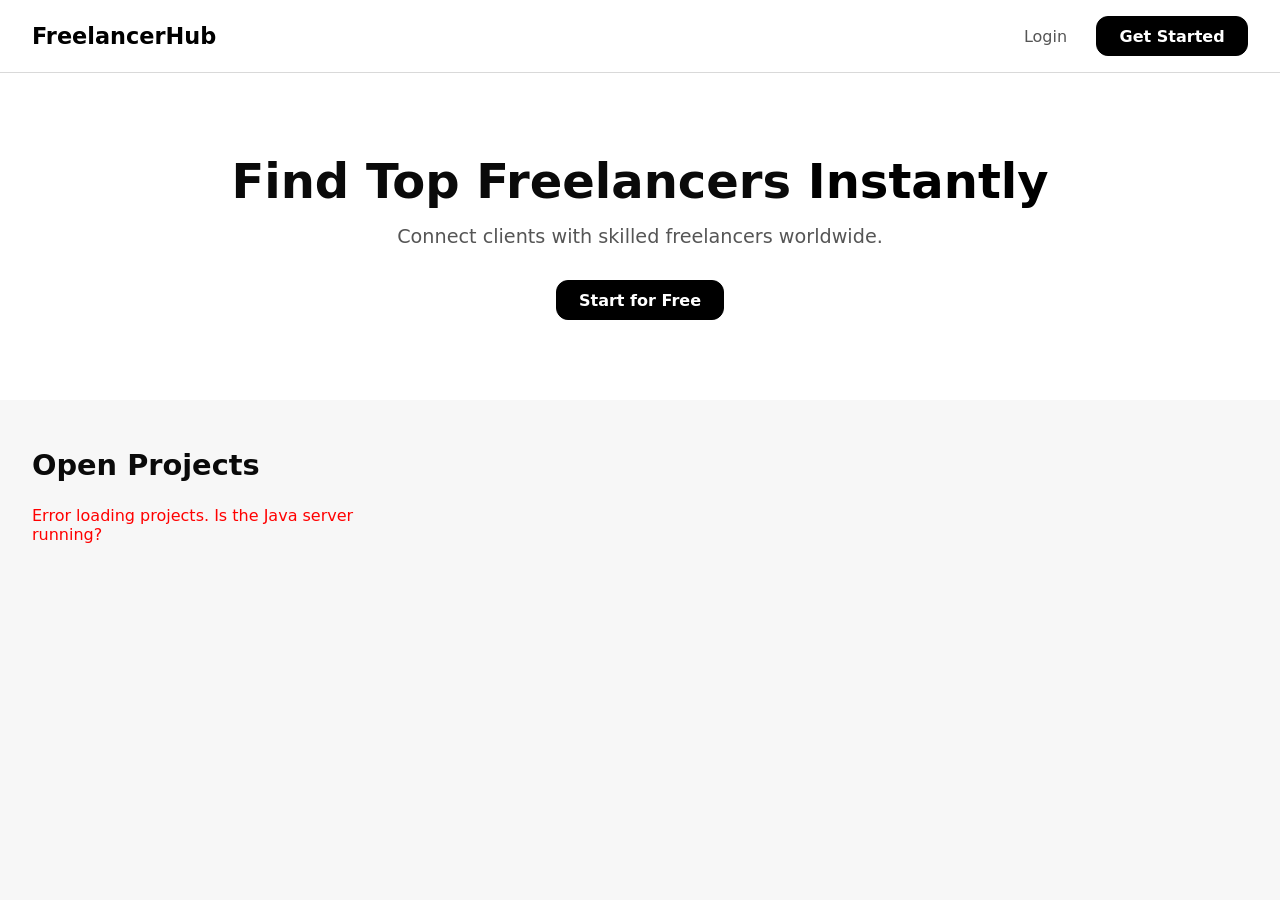
<file: index.html>
<!DOCTYPE html>
<html lang="en">
<head>
    <meta charset="UTF-8">
    <meta name="viewport" content="width=device-width, initial-scale=1.0">
    <title>FreelancerHub</title>
    <link rel="stylesheet" href="styles.css">
</head>
<body>
    <nav class="navbar">
        <div class="logo">FreelancerHub</div>
        <div class="nav-links">
            <a href="login.html">Login</a>
            <a href="register.html" class="btn-primary">Get Started</a>
        </div>
    </nav>

    <main class="hero">
        <h1>Find Top Freelancers <span>Instantly</span></h1>
        <p>Connect clients with skilled freelancers worldwide.</p>
        <a href="register.html" class="btn-primary">Start for Free</a>
    </main>

    <!-- Project listings loaded from Java API -->
    <section class="projects-section">
        <h2>Open Projects</h2>
        <div id="projects-list" class="projects-grid">
            <p>Loading projects...</p>
        </div>
    </section>

    <script src="js/api.js"></script>
    <script src="js/index.js"></script>
</body>
</html>
</file>
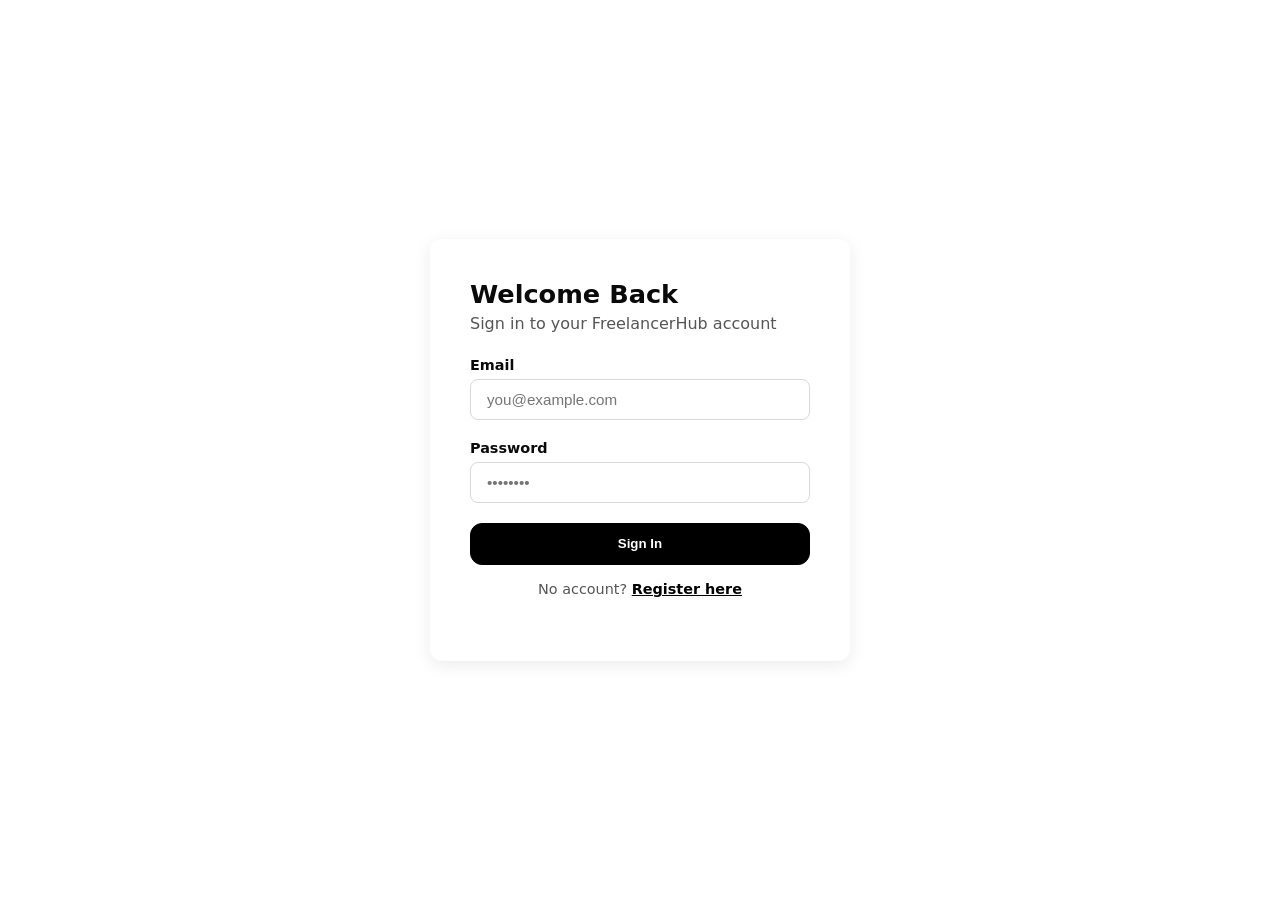
<file: bid.html>
<!DOCTYPE html>
<html lang="en">
<head>
    <meta charset="UTF-8">
    <title>Place a Bid — FreelancerHub</title>
    <link rel="stylesheet" href="styles.css">
</head>
<body>
    <nav class="navbar">
        <div class="logo">FreelancerHub</div>
        <div class="nav-links">
            <span id="welcome-msg"></span>
            <a href="freelancer-dashboard.html">Back to Projects</a>
            <a href="#" onclick="logoutUser()" style="color:red">Logout</a>
        </div>
    </nav>

    <div style="padding: 2rem; max-width: 900px; margin: 0 auto;">
        <h1>Place Your Bid</h1>
        
        <!-- Project Details Section -->
        <div id="project-details" 
             style="background:white; padding:2rem; border-radius:12px; border:1px solid var(--border); margin-top:2rem; margin-bottom:2rem;">
            <div id="project-loading" style="text-align:center;">
                <p>Loading project details...</p>
            </div>
        </div>

        <!-- Bid Form Section -->
        <div style="background:white; padding:2rem; border-radius:12px; border:1px solid var(--border); max-width:600px;">
            <h2 style="margin-bottom:1.5rem">Submit Your Bid</h2>

            <div id="form-error" class="error-msg" style="display:none"></div>
            <div id="form-success" class="success-msg" style="display:none"></div>

            <div class="form-group">
                <label>Your Bid Amount (USD)</label>
                <input type="number" id="bid-amount" placeholder="e.g. 450" min="1">
            </div>
            <div class="form-group">
                <label>Your Proposal</label>
                <textarea id="bid-proposal" rows="5" 
                          style="width:100%;padding:0.7rem 1rem;border:1px solid var(--border);
                                 border-radius:8px;font-size:0.95rem;"
                          placeholder="Why are you the best person for this job? What's your experience?"></textarea>
            </div>
            <button class="btn-primary" onclick="submitBid()" style="width:100%;padding:0.8rem;">Submit Bid</button>
        </div>
    </div>

    <script src="js/api.js"></script>
    <script>
        let projectId = null;
        let projectData = null;

        // Check authentication
        if (!localStorage.getItem('token') || localStorage.getItem('role') !== 'freelancer') {
            window.location.href = 'login.html';
        }

        // Show welcome message
        document.getElementById('welcome-msg').textContent =
            'Hello, ' + localStorage.getItem('userName');

        // Get project ID from URL query parameter
        function getProjectIdFromURL() {
            const params = new URLSearchParams(window.location.search);
            return params.get('id');
        }

        // Load project details on page load
        async function loadProjectDetails() {
            projectId = getProjectIdFromURL();
            
            if (!projectId) {
                document.getElementById('project-details').innerHTML = 
                    '<p style="color:red">Error: Project ID not found. Please select a project from the dashboard.</p>';
                return;
            }

            try {
                const projects = await fetchProjects();
                projectData = projects.find(p => p.projectId == projectId);

                if (!projectData) {
                    document.getElementById('project-details').innerHTML = 
                        '<p style="color:red">Project not found.</p>';
                    return;
                }

                // Display project details
                document.getElementById('project-details').innerHTML = `
                    <div style="border-left:4px solid var(--primary); padding-left:1.5rem;">
                        <h3 style="font-size:1.4rem; margin-bottom:0.5rem;">${projectData.title}</h3>
                        <p style="color:var(--muted); font-size:0.95rem; margin-bottom:1rem;">${projectData.description}</p>
                        <div style="display:flex; gap:2rem; margin-top:1rem;">
                            <div>
                                <span style="color:var(--muted); font-size:0.85rem;">Budget</span>
                                <p style="font-size:1.2rem; font-weight:700; color:var(--primary);">$${projectData.budget}</p>
                            </div>
                            <div>
                                <span style="color:var(--muted); font-size:0.85rem;">Deadline</span>
                                <p style="font-size:1.2rem; font-weight:700;">${projectData.deadline}</p>
                            </div>
                            <div>
                                <span style="color:var(--muted); font-size:0.85rem;">Status</span>
                                <p style="font-size:1.2rem; font-weight:700; color:var(--success);">${projectData.status || 'Open'}</p>
                            </div>
                        </div>
                    </div>
                `;
            } catch (err) {
                console.error('Failed to load project:', err);
                document.getElementById('project-details').innerHTML = 
                    '<p style="color:red">Error loading project. Is the Java server running?</p>';
            }
        }

        // Submit bid
        async function submitBid() {
            const amount   = document.getElementById('bid-amount').value.trim();
            const proposal = document.getElementById('bid-proposal').value.trim();
            const errDiv   = document.getElementById('form-error');
            const okDiv    = document.getElementById('form-success');

            errDiv.style.display = 'none';
            okDiv.style.display  = 'none';

            if (!amount || !proposal) {
                errDiv.textContent = 'Please fill in both fields.';
                errDiv.style.display = 'block';
                return;
            }

            if (parseFloat(amount) <= 0) {
                errDiv.textContent = 'Bid amount must be greater than 0.';
                errDiv.style.display = 'block';
                return;
            }

            try {
                const result = await placeBid(projectId, amount, proposal);
                
                if (result.error) {
                    errDiv.textContent = result.error;
                    errDiv.style.display = 'block';
                } else {
                    okDiv.textContent = 'Bid submitted successfully! Redirecting...';
                    okDiv.style.display = 'block';
                    setTimeout(() => {
                        window.location.href = 'freelancer-dashboard.html';
                    }, 2000);
                }
            } catch (err) {
                console.error('Error:', err);
                errDiv.textContent = 'Error submitting bid. Is the Java server running?';
                errDiv.style.display = 'block';
            }
        }

        // Load project when page loads
        loadProjectDetails();
    </script>
</body>
</html>
</file>
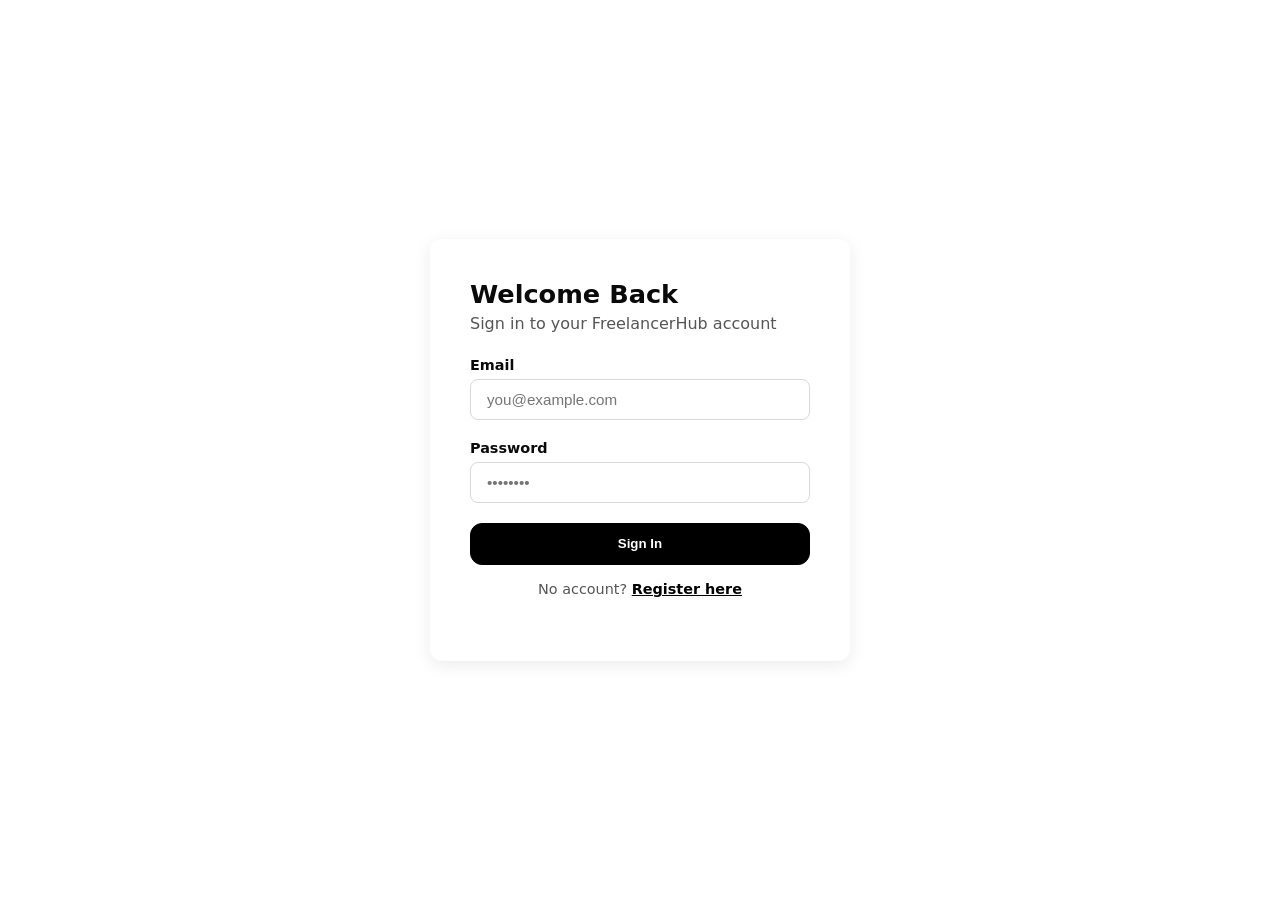
<file: client-dashboard.html>
<!DOCTYPE html>
<html lang="en">
<head>
<meta charset="UTF-8"><meta name="viewport" content="width=device-width,initial-scale=1.0">
<title>Client Dashboard — FreelancerHub</title>
<link rel="stylesheet" href="styles.css">
<style>
body{display:flex;min-height:100vh;background:#F8FAFC;margin:0;}
.sidebar{width:230px;background:#1E1B4B;min-height:100vh;padding:1.5rem 1rem;display:flex;flex-direction:column;gap:.2rem;flex-shrink:0;position:sticky;top:0;height:100vh;}
.sidebar-logo{font-weight:800;font-size:1.15rem;color:#fff;padding:.75rem 1rem;margin-bottom:1rem;}
.nav-item{display:flex;align-items:center;gap:.75rem;padding:.65rem 1rem;border-radius:8px;color:rgba(255,255,255,.65);font-size:.875rem;font-weight:500;cursor:pointer;transition:all .2s;text-decoration:none;}
.nav-item:hover,.nav-item.active{background:rgba(255,255,255,.12);color:#fff;}
.nav-divider{height:1px;background:rgba(255,255,255,.1);margin:.75rem 0;}
.nav-logout{margin-top:auto;color:#F87171 !important;}
.nav-logout:hover{background:rgba(239,68,68,.15) !important;}
.main{flex:1;padding:2rem;overflow-y:auto;}
.page-header{margin-bottom:2rem;}
.page-header h1{font-size:1.6rem;font-weight:700;color:#0F172A;margin:0;}
.page-header p{color:#64748B;margin:.3rem 0 0;}
.stats-grid{display:grid;grid-template-columns:repeat(auto-fit,minmax(170px,1fr));gap:1rem;margin-bottom:2rem;}
.stat-card{background:#fff;border:1px solid #E2E8F0;border-radius:12px;padding:1.25rem;transition:box-shadow .2s;}
.stat-card:hover{box-shadow:0 4px 16px rgba(79,70,229,.1);}
.stat-icon{font-size:1.6rem;margin-bottom:.5rem;}
.stat-value{font-size:2rem;font-weight:800;color:#0F172A;line-height:1;}
.stat-label{font-size:.78rem;color:#64748B;font-weight:500;margin-top:.25rem;}
.section-header{display:flex;align-items:center;justify-content:space-between;margin-bottom:1rem;}
.section-title{font-size:1rem;font-weight:700;color:#0F172A;}
.card-row{background:#fff;border:1px solid #E2E8F0;border-radius:10px;padding:1rem 1.25rem;display:flex;align-items:center;justify-content:space-between;gap:1rem;margin-bottom:.75rem;transition:box-shadow .2s;}
.card-row:hover{box-shadow:0 2px 12px rgba(0,0,0,.06);}
.row-title{font-weight:600;color:#0F172A;font-size:.9rem;}
.row-meta{font-size:.78rem;color:#64748B;margin-top:.2rem;}
.row-actions{display:flex;gap:.5rem;flex-shrink:0;align-items:center;}
.empty{text-align:center;padding:2.5rem;color:#94A3B8;}
.empty-icon{font-size:2.2rem;margin-bottom:.5rem;}
.modal-bg{display:none;position:fixed;inset:0;background:rgba(0,0,0,.5);z-index:999;align-items:center;justify-content:center;}
.modal-bg.open{display:flex;}
.modal{background:#fff;border-radius:16px;padding:2rem;width:90%;max-width:500px;}
.modal h3{font-size:1.15rem;font-weight:700;margin-bottom:1.25rem;}
.fg{margin-bottom:1rem;}
.fg label{display:block;font-size:.83rem;font-weight:600;margin-bottom:.3rem;}
.fg input,.fg textarea{width:100%;padding:.65rem .9rem;border:2px solid #E2E8F0;border-radius:8px;font-size:.9rem;outline:none;font-family:inherit;transition:border-color .2s;box-sizing:border-box;}
.fg input:focus,.fg textarea:focus{border-color:#4F46E5;}
.modal-actions{display:flex;gap:.75rem;margin-top:1.25rem;}
.profile-grid{display:grid;grid-template-columns:1fr 1fr;gap:.75rem;margin-bottom:1rem;}
.profile-box{border:1px solid #E2E8F0;border-radius:8px;padding:.75rem;background:#F8FAFC;}
.profile-label{font-size:.72rem;font-weight:700;color:#64748B;text-transform:uppercase;margin-bottom:.25rem;}
.profile-value{font-size:.9rem;color:#0F172A;line-height:1.5;word-break:break-word;}
.profile-block{margin-bottom:1rem;}
@keyframes slideInRight{from{opacity:0;transform:translateX(20px)}to{opacity:1;transform:translateX(0)}}
</style>
</head>
<body>
<aside class="sidebar">
  <div class="sidebar-logo">🚀 FreelancerHub</div>
  <a class="nav-item active" href="client-dashboard.html">📊 Dashboard</a>
  <a class="nav-item" href="my-projects.html">📁 My Projects</a>
  <a class="nav-item" href="messages.html">💬 Messages</a>
  <a class="nav-item" href="contracts.html">📄 Contracts</a>
  <a class="nav-item" href="reviews.html">⭐ Reviews</a>
  <div class="nav-divider"></div>
  <a class="nav-item nav-logout" href="#" onclick="logoutUser()">🚪 Logout</a>
</aside>
<main class="main">
  <div class="page-header">
    <p style="text-transform:uppercase;letter-spacing:.08em;font-size:.72rem;font-weight:800;color:#475569;margin:0 0 .35rem;">Client Dashboard</p>
    <h1>Welcome back, <span id="uname"></span> 👋</h1>
    <p>Manage your projects and track your activity.</p>
  </div>
  <div class="stats-grid">
    <div class="stat-card"><div class="stat-icon">📁</div><div class="stat-value" id="s1">—</div><div class="stat-label">Total Projects</div></div>
    <div class="stat-card"><div class="stat-icon">🟢</div><div class="stat-value" id="s2">—</div><div class="stat-label">Open Projects</div></div>
    <div class="stat-card"><div class="stat-icon">📄</div><div class="stat-value" id="s3">—</div><div class="stat-label">Active Contracts</div></div>
    <div class="stat-card"><div class="stat-icon">💬</div><div class="stat-value" id="s4">—</div><div class="stat-label">Bids Received</div></div>
  </div>
  <div class="section-header">
    <div class="section-title">My Recent Projects</div>
    <button class="btn btn-primary btn-sm" onclick="document.getElementById('pm').classList.add('open')">+ New Project</button>
  </div>
  <div id="proj-list"><div class="empty"><div class="empty-icon">⏳</div><p>Loading...</p></div></div>
  <div style="margin-top:2rem">
    <div class="section-title" style="margin-bottom:1rem">Recent Bids on Your Projects</div>
    <div id="bids-list"><div class="empty"><div class="empty-icon">⏳</div><p>Loading...</p></div></div>
  </div>
</main>
<div class="modal-bg" id="pm">
  <div class="modal">
    <h3>📁 Post a New Project</h3>
    <div id="merr" style="display:none;background:#FEF2F2;color:#B91C1C;padding:.7rem;border-radius:8px;margin-bottom:1rem;font-size:.88rem;"></div>
    <div class="fg"><label>Title *</label><input id="pt" placeholder="e.g. Build a landing page"></div>
    <div class="fg"><label>Description *</label><textarea id="pd" rows="3" placeholder="Describe your project..."></textarea></div>
    <div class="fg"><label>Budget (USD) *</label><input id="pb" type="number" placeholder="500"></div>
    <div class="fg"><label>Deadline *</label><input id="pdl" type="date"></div>
    <div class="modal-actions">
      <button class="btn btn-primary" onclick="submitProject()">Post Project</button>
      <button class="btn btn-ghost" onclick="document.getElementById('pm').classList.remove('open')">Cancel</button>
    </div>
  </div>
</div>
<div class="modal-bg" id="profile-modal">
  <div class="modal">
    <h3>Freelancer Profile</h3>
    <div id="profile-body"></div>
    <div class="modal-actions">
      <button class="btn btn-ghost" onclick="document.getElementById('profile-modal').classList.remove('open')">Close</button>
    </div>
  </div>
</div>
<script src="js/api.js"></script>
<script>
requireAuth('client');
document.getElementById('uname').textContent = getName();
let myProjects = [];

async function load() {
  const uid = getUserId();
  const [projs, conts] = await Promise.all([fetchClientProjects(uid).catch(()=>[]), getClientContracts(uid).catch(()=>[])]);
  myProjects = Array.isArray(projs) ? projs : [];
  const contracts = Array.isArray(conts) ? conts : [];
  let totalBids = 0;
  const bidsPerProject = {};
  for (const p of myProjects.slice(0,5)) {
    const b = await getProjectBids(p.projectId).catch(()=>[]);
    const bl = Array.isArray(b) ? b : [];
    bidsPerProject[p.projectId] = bl;
    totalBids += bl.length;
  }
  document.getElementById('s1').textContent = myProjects.length;
  document.getElementById('s2').textContent = myProjects.filter(p=>p.status==='open').length;
  document.getElementById('s3').textContent = contracts.filter(c=>c.status==='active').length;
  document.getElementById('s4').textContent = totalBids;

  const pl = document.getElementById('proj-list');
  if (!myProjects.length) { pl.innerHTML=`<div class="empty"><div class="empty-icon">📭</div><p>No projects yet. Post your first one!</p></div>`; }
  else { pl.innerHTML = myProjects.slice(0,5).map(p=>`<div class="card-row"><div><div class="row-title">${p.title}</div><div class="row-meta">💰 $${p.budget} &nbsp;|&nbsp; 📅 ${formatDate(p.deadline)}</div></div><div class="row-actions">${statusBadge(p.status)}<a href="my-projects.html" class="btn btn-outline btn-sm">Manage</a></div></div>`).join('') + (myProjects.length>5?`<a href="my-projects.html" style="display:block;text-align:center;color:#4F46E5;font-weight:600;margin-top:.75rem;font-size:.88rem">View all ${myProjects.length} →</a>`:``); }

  const bl = document.getElementById('bids-list');
  let allBids = [];
  for (const [pid, bids] of Object.entries(bidsPerProject)) {
    const proj = myProjects.find(p=>p.projectId==pid);
    allBids.push(...bids.map(b=>({...b,projTitle:b.projectTitle || b.project?.title || proj?.title || ''})));
  }
  if (!allBids.length) { bl.innerHTML=`<div class="empty"><div class="empty-icon">📭</div><p>No bids yet.</p></div>`; return; }
  bl.innerHTML = allBids.slice(0,5).map(b=>`
    <div class="card-row">
      <div style="flex:1">
        <div class="row-title">${b.freelancer?.name||'Freelancer'} &nbsp;→&nbsp; <em>${b.projTitle}</em></div>
        <div class="row-meta">💰 $${b.bidAmount} &nbsp;|&nbsp; "${(b.proposal||'').substring(0,70)}..."</div>
      </div>
      <div class="row-actions">
        ${statusBadge(b.status)}
        ${b.status==='pending'?`<button class="btn btn-outline btn-sm" onclick="openFreelancerProfile(${freelancerId(b)},'${freelancerName(b).replace(/'/g,"\\'")}')">View Profile</button><button class="btn btn-success btn-sm" onclick="acceptBid(${b.bidId},${bidProjectId(b)},${freelancerId(b)})">Accept</button><button class="btn btn-danger btn-sm" onclick="rejectBid(${b.bidId})">Reject</button>`:''}
      </div>
    </div>`).join('');
}

function escapeHtml(value) {
  return String(value ?? '').replace(/[&<>"']/g, c => ({'&':'&amp;','<':'&lt;','>':'&gt;','"':'&quot;',"'":'&#39;'}[c]));
}

async function openFreelancerProfile(fid, fallbackName = 'Freelancer') {
  const modal = document.getElementById('profile-modal');
  const body = document.getElementById('profile-body');
  modal.classList.add('open');
  body.innerHTML = `<div class="empty"><div class="empty-icon">...</div><p>Loading profile...</p></div>`;
  if (!fid) {
    body.innerHTML = `<div style="background:#FEF2F2;color:#B91C1C;padding:.75rem;border-radius:8px;">Missing freelancer id for this bid.</div>`;
    return;
  }
  const profile = await getFreelancerProfile(fid).catch(() => ({ error: 'Could not load freelancer profile.' }));
  if (profile.error) {
    body.innerHTML = `<div style="background:#FEF2F2;color:#B91C1C;padding:.75rem;border-radius:8px;">${escapeHtml(profile.error)}</div>`;
    return;
  }
  const portfolio = profile.portfolio_link || profile.portfolioLink || '';
  body.innerHTML = `
    <div class="profile-grid">
      <div class="profile-box"><div class="profile-label">Freelancer ID</div><div class="profile-value">${escapeHtml(profile.freelancer_id || profile.freelancerId || fid)}</div></div>
      <div class="profile-box"><div class="profile-label">Name</div><div class="profile-value">${escapeHtml(profile.name || fallbackName)}</div></div>
    </div>
    <div class="profile-block"><div class="profile-label">Skills</div><div class="profile-value">${escapeHtml(profile.skills || 'No skills saved yet.')}</div></div>
    <div class="profile-block"><div class="profile-label">Experience</div><div class="profile-value">${escapeHtml(profile.experience || 'No experience saved yet.')}</div></div>
    <div class="profile-block"><div class="profile-label">Portfolio link</div><div class="profile-value">${portfolio ? `<a href="${escapeHtml(portfolio)}" target="_blank" rel="noopener">${escapeHtml(portfolio)}</a>` : 'No portfolio link saved yet.'}</div></div>
  `;
}

async function acceptBid(bidId, projectId, freelancerId) {
  if (!projectId || !freelancerId) {
    showToast('Missing project or freelancer details for this bid. Please refresh and try again.','error');
    return;
  }
  const r = await updateBidStatus(bidId,'accepted');
  if (r.error) { showToast(r.error,'error'); return; }
  const today = new Date().toISOString().split('T')[0];
  const end   = new Date(Date.now()+30*24*60*60*1000).toISOString().split('T')[0];
  const contract = await createContract(projectId, freelancerId, today, end);
  if (contract.error && !contract.error.toLowerCase().includes('already exists')) { showToast(contract.error,'error'); return; }
  showToast('Bid accepted & contract created!','success'); load();
}
async function rejectBid(bidId) {
  const r = await updateBidStatus(bidId,'rejected');
  if (r.error) { showToast(r.error,'error'); return; }
  showToast('Bid rejected','info'); load();
}

async function submitProject() {
  const title=document.getElementById('pt').value.trim(), desc=document.getElementById('pd').value.trim();
  const budget=document.getElementById('pb').value, deadline=document.getElementById('pdl').value;
  const err=document.getElementById('merr'); err.style.display='none';
  if (!title||!desc||!budget||!deadline) { err.textContent='All fields required.'; err.style.display='block'; return; }
  const r = await createProject(getUserId(),title,desc,parseFloat(budget),deadline);
  if (r.error) { err.textContent=r.error; err.style.display='block'; return; }
  showToast('Project posted!','success');
  document.getElementById('pm').classList.remove('open');
  ['pt','pd','pb','pdl'].forEach(id=>document.getElementById(id).value='');
  load();
}
load();
</script>
</body></html>
</file>
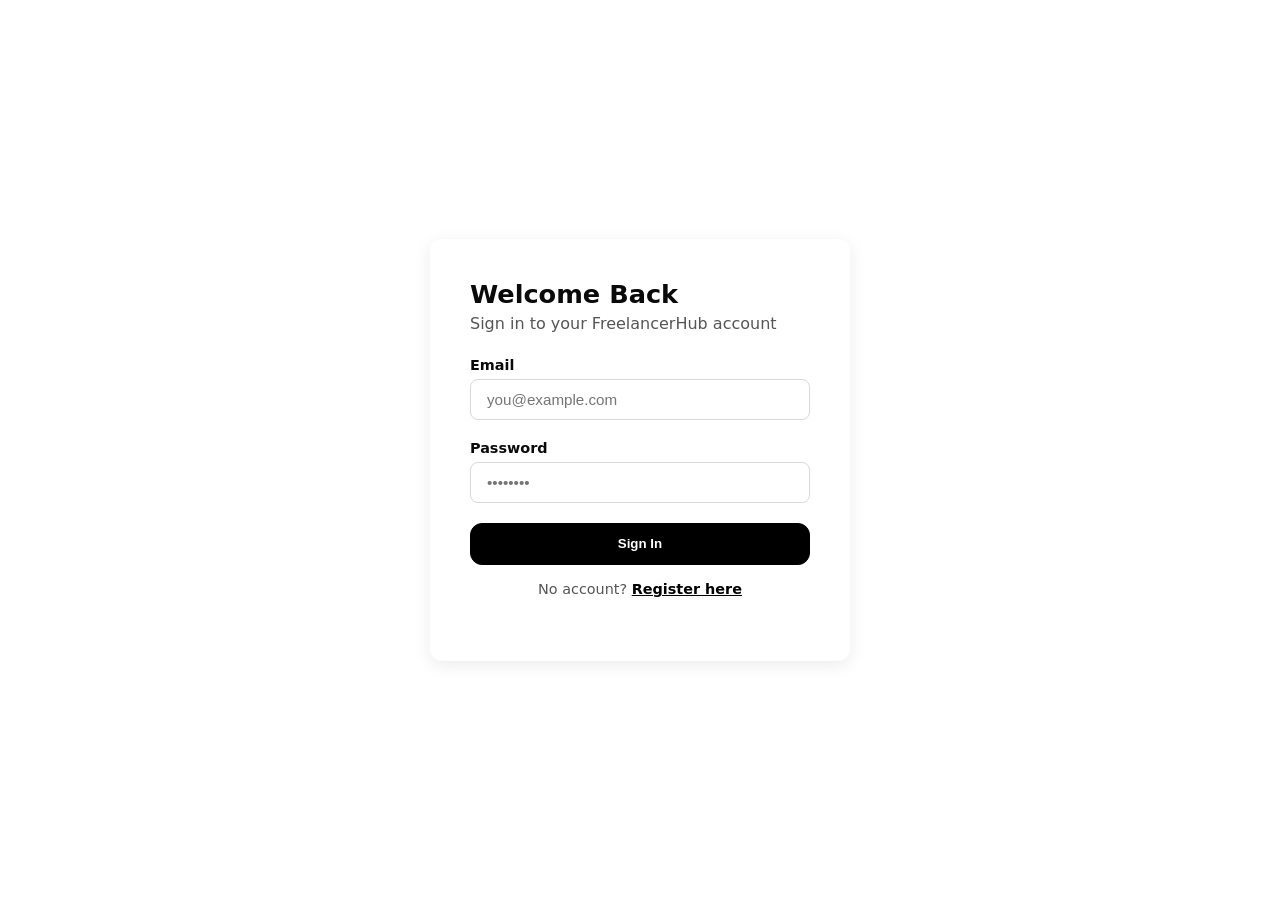
<file: contracts.html>
<!DOCTYPE html>
<html lang="en">
<head>
<meta charset="UTF-8"><meta name="viewport" content="width=device-width,initial-scale=1.0">
<title>Contracts — FreelancerHub</title>
<link rel="stylesheet" href="styles.css">
<style>
body{display:flex;min-height:100vh;background:#F8FAFC;margin:0;}
.sidebar{width:230px;background:#1E1B4B;min-height:100vh;padding:1.5rem 1rem;display:flex;flex-direction:column;gap:.2rem;flex-shrink:0;position:sticky;top:0;height:100vh;}
.sidebar-logo{font-weight:800;font-size:1.15rem;color:#fff;padding:.75rem 1rem;margin-bottom:1rem;}
.nav-item{display:flex;align-items:center;gap:.75rem;padding:.65rem 1rem;border-radius:8px;color:rgba(255,255,255,.65);font-size:.875rem;font-weight:500;text-decoration:none;transition:all .2s;}
.nav-item:hover,.nav-item.active{background:rgba(255,255,255,.12);color:#fff;}
.nav-divider{height:1px;background:rgba(255,255,255,.1);margin:.75rem 0;}
.nav-logout{margin-top:auto;color:#F87171!important;}
.main{flex:1;padding:2rem;overflow-y:auto;}
.page-header{margin-bottom:2rem;}
.page-header h1{font-size:1.5rem;font-weight:700;color:#0F172A;margin:0 0 .3rem;}
.page-header p{color:#64748B;margin:0;}
.contract-card{background:#fff;border:1px solid #E2E8F0;border-radius:12px;padding:1.5rem;margin-bottom:1rem;transition:box-shadow .2s;}
.contract-card:hover{box-shadow:0 4px 16px rgba(79,70,229,.1);}
.contract-header{display:flex;justify-content:space-between;align-items:flex-start;gap:1rem;margin-bottom:1rem;}
.contract-title{font-weight:700;font-size:1rem;color:#0F172A;}
.contract-meta{display:grid;grid-template-columns:repeat(auto-fit,minmax(160px,1fr));gap:.75rem;padding:1rem;background:#F8FAFC;border-radius:8px;margin-bottom:1rem;}
.meta-item label{display:block;font-size:.72rem;font-weight:600;color:#94A3B8;text-transform:uppercase;letter-spacing:.05em;margin-bottom:.15rem;}
.meta-item span{font-size:.88rem;font-weight:600;color:#0F172A;}
.contract-actions{display:flex;gap:.5rem;flex-wrap:wrap;}
.empty{text-align:center;padding:3rem;color:#94A3B8;}
.empty-icon{font-size:2.5rem;margin-bottom:.75rem;}
@keyframes slideInRight{from{opacity:0;transform:translateX(20px)}to{opacity:1;transform:translateX(0)}}
</style>
</head>
<body>
<aside class="sidebar" id="sidebar">
  <div class="sidebar-logo">🚀 FreelancerHub</div>
  <div id="nav-links"></div>
  <div class="nav-divider"></div>
  <a class="nav-item nav-logout" href="#" onclick="logoutUser()" style="margin-top:auto;">🚪 Logout</a>
</aside>
<main class="main">
  <div class="page-header">
    <h1>📄 Contracts</h1>
    <p id="page-sub">View and manage your active contracts.</p>
  </div>
  <div style="display:flex;gap:.5rem;margin-bottom:1.5rem;flex-wrap:wrap;">
    <button class="btn btn-outline btn-sm" onclick="filter('all',this)">All</button>
    <button class="btn btn-ghost btn-sm" onclick="filter('active',this)">Active</button>
    <button class="btn btn-ghost btn-sm" onclick="filter('completed',this)">Completed</button>
  </div>
  <div id="contracts-list"><div class="empty"><div class="empty-icon">⏳</div><p>Loading contracts...</p></div></div>
</main>
<script src="js/api.js"></script>
<script>
const role = getRole();
if(!getToken()) window.location.href='login.html';

// Build sidebar based on role
const navLinks = role==='client' ? `
  <a class="nav-item" href="client-dashboard.html">📊 Dashboard</a>
  <a class="nav-item" href="my-projects.html">📁 My Projects</a>
  <a class="nav-item" href="messages.html">💬 Messages</a>
  <a class="nav-item active" href="contracts.html">📄 Contracts</a>
  <a class="nav-item" href="reviews.html">⭐ Reviews</a>` : `
  <a class="nav-item" href="freelancer-dashboard.html">📊 Dashboard</a>
  <a class="nav-item" href="my-bids.html">💼 My Bids</a>
  <a class="nav-item active" href="contracts.html">📄 Contracts</a>
  <a class="nav-item" href="messages.html">💬 Messages</a>
  <a class="nav-item" href="reviews.html">⭐ Reviews</a>`;
document.getElementById('nav-links').innerHTML = navLinks;

let allContracts=[];

async function load() {
  const uid = getUserId();
  const contracts = role==='client'
    ? await getClientContracts(uid).catch(()=>[])
    : await getFreelancerContracts(uid).catch(()=>[]);
  allContracts = Array.isArray(contracts)?contracts:[];
  render(allContracts);
}

function filter(status, btn) {
  document.querySelectorAll('button').forEach(b=>{ if(b.onclick&&b.onclick.toString().includes('filter')) b.className='btn btn-ghost btn-sm'; });
  if(btn) btn.className='btn btn-outline btn-sm';
  render(status==='all'?allContracts:allContracts.filter(c=>c.status===status));
}

function render(contracts) {
  const el = document.getElementById('contracts-list');
  if(!contracts.length) { el.innerHTML=`<div class="empty"><div class="empty-icon">📭</div><p>No contracts found.</p></div>`; return; }
  el.innerHTML = contracts.map(c=>{
    const otherParty = { userId: role==='client' ? freelancerId(c) : clientId(c), name: role==='client' ? freelancerName(c) : clientName(c) };
    const otherLabel = role==='client' ? 'Freelancer' : 'Client';
    return `
    <div class="contract-card">
      <div class="contract-header">
        <div class="contract-title">📄 ${projectTitle(c)}</div>
        ${statusBadge(c.status)}
      </div>
      <div class="contract-meta">
        <div class="meta-item"><label>${otherLabel}</label><span>👤 ${otherParty?.name||'—'}</span></div>
        <div class="meta-item"><label>Start Date</label><span>📅 ${formatDate(c.startDate)}</span></div>
        <div class="meta-item"><label>End Date</label><span>📅 ${formatDate(c.endDate)}</span></div>
        <div class="meta-item"><label>Budget</label><span>💰 $${projectBudget(c)}</span></div>
        <div class="meta-item"><label>Payment</label><span>${statusBadge(c.paymentStatus || 'pending')}</span></div>
      </div>
      <div class="contract-actions">
        <button class="btn btn-outline btn-sm" onclick="window.location.href='messages.html?to=${otherParty?.userId}&name=${encodeURIComponent(otherParty?.name || '')}'">💬 Message</button>
        ${c.status==='active'&&role==='freelancer'&&c.paymentStatus!=='paid'?`<button class="btn btn-success btn-sm" onclick="paymentComplete(${c.contractId})">✅ Payment Complete</button>`:''}
        ${c.status==='active'&&role==='freelancer'&&c.paymentStatus==='paid'?`<span class="btn btn-outline btn-sm" style="pointer-events:none;">Payment marked complete</span>`:''}
        ${c.status==='active'&&role==='client'&&c.paymentStatus==='paid'?`<button class="btn btn-success btn-sm" onclick="markComplete(${c.contractId})">✅ Mark Complete</button>`:''}
        ${c.status==='active'&&role==='client'&&c.paymentStatus!=='paid'?`<span class="btn btn-outline btn-sm" style="pointer-events:none;">Waiting for payment completion</span>`:''}
      </div>
    </div>`;
  }).join('');
}

async function paymentComplete(id) {
  if(!confirm('Mark payment as completed for this contract?')) return;
  const r = await markPaymentComplete(id);
  if(r.error){showToast(r.error,'error');return;}
  showToast('Payment marked as completed!','success'); load();
}

async function markComplete(id) {
  if(!confirm('Mark this contract as completed?')) return;
  const r = await completeContract(id);
  if(r.error){showToast(r.error,'error');return;}
  showToast('Contract marked as completed!','success'); load();
}
load();
</script>
</body></html>
</file>
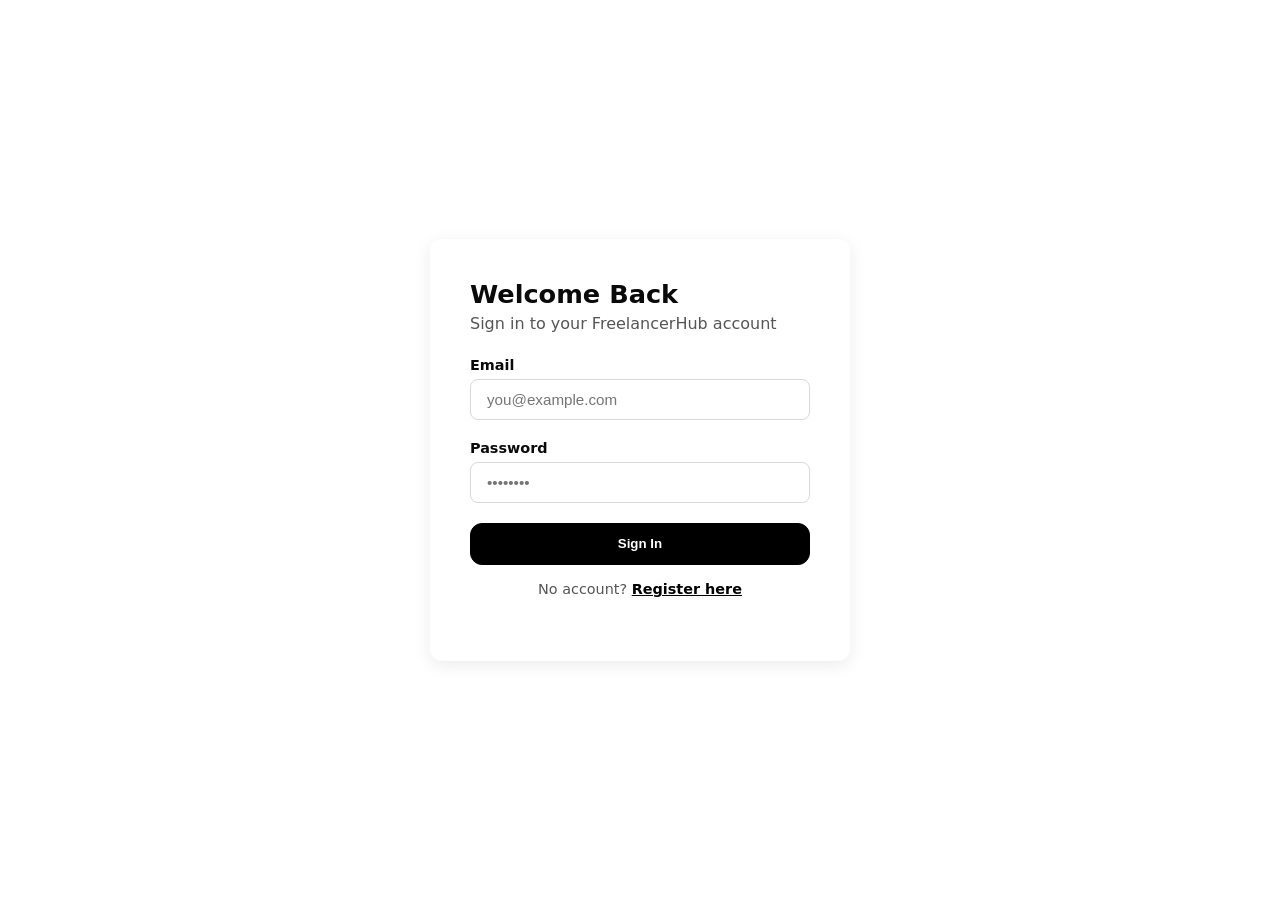
<file: freelancer-dashboard.html>
<!DOCTYPE html>
<html lang="en">
<head>
<meta charset="UTF-8"><meta name="viewport" content="width=device-width,initial-scale=1.0">
<title>Freelancer Dashboard — FreelancerHub</title>
<link rel="stylesheet" href="styles.css">
<style>
body{display:flex;min-height:100vh;background:#F8FAFC;margin:0;}
.sidebar{width:230px;background:#1E1B4B;min-height:100vh;padding:1.5rem 1rem;display:flex;flex-direction:column;gap:.2rem;flex-shrink:0;position:sticky;top:0;height:100vh;}
.sidebar-logo{font-weight:800;font-size:1.15rem;color:#fff;padding:.75rem 1rem;margin-bottom:1rem;}
.nav-item{display:flex;align-items:center;gap:.75rem;padding:.65rem 1rem;border-radius:8px;color:rgba(255,255,255,.65);font-size:.875rem;font-weight:500;cursor:pointer;transition:all .2s;text-decoration:none;}
.nav-item:hover,.nav-item.active{background:rgba(255,255,255,.12);color:#fff;}
.nav-divider{height:1px;background:rgba(255,255,255,.1);margin:.75rem 0;}
.nav-logout{margin-top:auto;color:#F87171!important;}
.nav-logout:hover{background:rgba(239,68,68,.15)!important;}
.sidebar-bottom{margin-top:auto;display:flex;flex-direction:column;gap:.2rem;}
.sidebar-bottom .nav-logout{margin-top:0;}
.nav-profile{color:rgba(255,255,255,.82)!important;}
.main{flex:1;padding:2rem;overflow-y:auto;}
.profile-avatar-btn{position:fixed;top:1rem;right:4.5rem;z-index:9998;width:42px;height:42px;border-radius:50%;border:1px solid #E2E8F0;background:#fff;color:#0F172A;box-shadow:0 8px 24px rgba(15,23,42,.14);display:flex;align-items:center;justify-content:center;font-weight:800;cursor:pointer;}
.profile-avatar-btn:hover{background:#F8FAFC;}
.page-header h1{font-size:1.6rem;font-weight:700;color:#0F172A;margin:0 0 .3rem;}
.page-header p{color:#64748B;margin:0 0 2rem;}
.stats-grid{display:grid;grid-template-columns:repeat(auto-fit,minmax(160px,1fr));gap:1rem;margin-bottom:2rem;}
.stat-card{background:#fff;border:1px solid #E2E8F0;border-radius:12px;padding:1.25rem;}
.stat-icon{font-size:1.5rem;margin-bottom:.5rem;}
.stat-value{font-size:2rem;font-weight:800;color:#0F172A;line-height:1;}
.stat-label{font-size:.78rem;color:#64748B;margin-top:.25rem;}
.search-row{display:flex;gap:.75rem;margin-bottom:1.25rem;}
.search-row input{flex:1;padding:.65rem 1rem;border:2px solid #E2E8F0;border-radius:8px;font-size:.9rem;outline:none;font-family:inherit;}
.search-row input:focus{border-color:#4F46E5;}
.section-header{display:flex;align-items:center;justify-content:space-between;margin-bottom:1rem;}
.section-title{font-size:1rem;font-weight:700;color:#0F172A;}
.proj-card{background:#fff;border:1px solid #E2E8F0;border-radius:12px;padding:1.25rem;margin-bottom:.75rem;transition:box-shadow .2s;}
.proj-card:hover{box-shadow:0 4px 16px rgba(79,70,229,.1);}
.proj-title{font-weight:700;font-size:.95rem;color:#0F172A;margin-bottom:.3rem;}
.proj-desc{font-size:.85rem;color:#64748B;margin-bottom:.75rem;display:-webkit-box;-webkit-line-clamp:2;-webkit-box-orient:vertical;overflow:hidden;}
.proj-meta{display:flex;gap:1rem;font-size:.8rem;color:#64748B;margin-bottom:.75rem;flex-wrap:wrap;}
.proj-actions{display:flex;gap:.5rem;}
.card-row{background:#fff;border:1px solid #E2E8F0;border-radius:10px;padding:1rem 1.25rem;display:flex;align-items:center;justify-content:space-between;gap:1rem;margin-bottom:.75rem;}
.row-title{font-weight:600;color:#0F172A;font-size:.9rem;}
.row-meta{font-size:.78rem;color:#64748B;margin-top:.2rem;}
.empty{text-align:center;padding:2.5rem;color:#94A3B8;}
.empty-icon{font-size:2.2rem;margin-bottom:.5rem;}
.modal-bg{display:none;position:fixed;inset:0;background:rgba(0,0,0,.5);z-index:999;align-items:center;justify-content:center;}
.modal-bg.open{display:flex;}
.modal{background:#fff;border-radius:16px;padding:2rem;width:90%;max-width:480px;}
.modal h3{font-size:1.1rem;font-weight:700;margin-bottom:1.25rem;}
.fg{margin-bottom:1rem;}
.fg label{display:block;font-size:.83rem;font-weight:600;margin-bottom:.3rem;}
.fg input,.fg textarea{width:100%;padding:.65rem .9rem;border:2px solid #E2E8F0;border-radius:8px;font-size:.9rem;outline:none;font-family:inherit;box-sizing:border-box;}
.fg input:focus,.fg textarea:focus{border-color:#4F46E5;}
.profile-readonly{background:#F8FAFC;color:#475569;}
.profile-meta{display:grid;grid-template-columns:1fr 1fr;gap:.75rem;margin-bottom:1rem;}
.profile-meta .fg{margin-bottom:0;}
@keyframes slideInRight{from{opacity:0;transform:translateX(20px)}to{opacity:1;transform:translateX(0)}}
</style>
</head>
<body>
<aside class="sidebar">
  <div class="sidebar-logo">🚀 FreelancerHub</div>
  <a class="nav-item active" href="freelancer-dashboard.html">📊 Dashboard</a>
  <a class="nav-item" href="my-bids.html">💼 My Bids</a>
  <a class="nav-item" href="contracts.html">📄 Contracts</a>
  <a class="nav-item" href="messages.html">💬 Messages</a>
  <a class="nav-item" href="reviews.html">⭐ Reviews</a>
  <div class="nav-divider"></div>
  <div class="sidebar-bottom">
    <a class="nav-item nav-profile" href="#" onclick="openProfileSettings();return false;">Profile Settings</a>
    <a class="nav-item nav-logout" href="#" onclick="logoutUser()">🚪 Logout</a>
  </div>
</aside>
<main class="main">
  <button class="profile-avatar-btn" id="profile-avatar" title="Profile settings" onclick="openProfileSettings()">U</button>
  <div class="page-header">
    <p style="text-transform:uppercase;letter-spacing:.08em;font-size:.72rem;font-weight:800;color:#475569;margin:0 0 .35rem;">Freelancer Dashboard</p>
    <h1>Welcome, <span id="uname"></span> 👋</h1>
    <p>Browse open projects and manage your bids.</p>
  </div>
  <div class="stats-grid">
    <div class="stat-card"><div class="stat-icon">💼</div><div class="stat-value" id="s1">—</div><div class="stat-label">Bids Placed</div></div>
    <div class="stat-card"><div class="stat-icon">✅</div><div class="stat-value" id="s2">—</div><div class="stat-label">Accepted</div></div>
    <div class="stat-card"><div class="stat-icon">📄</div><div class="stat-value" id="s3">—</div><div class="stat-label">Active Contracts</div></div>
    <div class="stat-card"><div class="stat-icon">⭐</div><div class="stat-value" id="s4">—</div><div class="stat-label">Reviews Received</div></div>
  </div>
  <div class="section-header">
    <div class="section-title">Browse Open Projects</div>
  </div>
  <div class="search-row">
    <input id="search" placeholder="Search projects by keyword..." oninput="searchHandler()">
    <button class="btn btn-ghost btn-sm" onclick="loadProjects()">Reset</button>
  </div>
  <div id="proj-list"><div class="empty"><div class="empty-icon">⏳</div><p>Loading projects...</p></div></div>
  <div style="margin-top:2rem">
    <div class="section-title" style="margin-bottom:1rem">My Recent Bids</div>
    <div id="bids-preview"><div class="empty"><div class="empty-icon">⏳</div><p>Loading...</p></div></div>
  </div>
</main>

<div class="modal-bg" id="bid-modal">
  <div class="modal">
    <h3>💼 Place Your Bid</h3>
    <p id="bid-proj-title" style="color:#64748B;font-size:.88rem;margin-bottom:1rem;"></p>
    <div id="bid-err" style="display:none;background:#FEF2F2;color:#B91C1C;padding:.7rem;border-radius:8px;margin-bottom:1rem;font-size:.88rem;"></div>
    <div class="fg"><label>Your Bid Amount (USD) *</label><input id="ba" type="number" placeholder="e.g. 450"></div>
    <div class="fg"><label>Proposal *</label><textarea id="bp" rows="4" placeholder="Why are you the best person for this job?"></textarea></div>
    <div style="display:flex;gap:.75rem;margin-top:1rem;">
      <button class="btn btn-primary" onclick="submitBid()">Submit Bid</button>
      <button class="btn btn-ghost" onclick="document.getElementById('bid-modal').classList.remove('open')">Cancel</button>
    </div>
  </div>
</div>

<div class="modal-bg" id="profile-modal">
  <div class="modal">
    <h3>Profile Settings</h3>
    <div id="profile-msg" style="display:none;padding:.7rem;border-radius:8px;margin-bottom:1rem;font-size:.88rem;"></div>
    <div class="profile-meta">
      <div class="fg"><label>freelancer_id</label><input id="pf-id" class="profile-readonly" readonly></div>
      <div class="fg"><label>Name</label><input id="pf-name" class="profile-readonly" readonly></div>
    </div>
    <div class="fg"><label>Skills</label><textarea id="pf-skills" rows="3" placeholder="Example: Java, React, MySQL, UI design"></textarea></div>
    <div class="fg"><label>Experience</label><textarea id="pf-experience" rows="4" placeholder="Describe your work experience"></textarea></div>
    <div class="fg"><label>Portfolio link</label><input id="pf-portfolio" type="url" placeholder="https://your-portfolio.com"></div>
    <div style="display:flex;gap:.75rem;margin-top:1rem;">
      <button class="btn btn-primary" onclick="submitProfile()">Save Profile</button>
      <button class="btn btn-ghost" onclick="document.getElementById('profile-modal').classList.remove('open')">Close</button>
    </div>
  </div>
</div>

<script src="js/api.js"></script>
<script>
requireAuth('freelancer');
document.getElementById('uname').textContent = getUserName() || 'Freelancer';
document.getElementById('profile-avatar').textContent = initials(getUserName() || 'Freelancer');
let currentProjectId = null;

function initials(name) {
  return (name || 'U').split(' ').filter(Boolean).map(w => w[0]).join('').slice(0,2).toUpperCase();
}

function showProfileMessage(message, type='success') {
  const el = document.getElementById('profile-msg');
  el.textContent = message;
  el.style.display = 'block';
  el.style.background = type === 'error' ? '#FEF2F2' : '#ECFDF5';
  el.style.color = type === 'error' ? '#B91C1C' : '#065F46';
}

async function openProfileSettings() {
  const modal = document.getElementById('profile-modal');
  modal.classList.add('open');
  document.getElementById('profile-msg').style.display = 'none';
  document.getElementById('pf-id').value = getUserId() || '';
  document.getElementById('pf-name').value = getUserName() || 'Freelancer';

  const profile = await getFreelancerProfile().catch(() => ({ error: 'Could not load profile from backend.' }));
  if (profile.error) {
    if (profile.error.includes('not found')) {
      showProfileMessage(`${profile.error}. Please logout and login/register again so your account uses the Railway MySQL user id.`, 'error');
      return;
    }
    showProfileMessage(profile.error, 'error');
    return;
  }

  document.getElementById('pf-id').value = profile.freelancer_id || profile.freelancerId || getUserId() || '';
  document.getElementById('pf-name').value = profile.name || getUserName() || 'Freelancer';
  document.getElementById('pf-skills').value = profile.skills || '';
  document.getElementById('pf-experience').value = profile.experience || '';
  document.getElementById('pf-portfolio').value = profile.portfolio_link || profile.portfolioLink || '';
}

async function submitProfile() {
  const payload = {
    skills: document.getElementById('pf-skills').value.trim(),
    experience: document.getElementById('pf-experience').value.trim(),
    portfolioLink: document.getElementById('pf-portfolio').value.trim()
  };

  if (!payload.skills || !payload.experience || !payload.portfolioLink) {
    showProfileMessage('Please fill skills, experience, and portfolio link before saving.', 'error');
    return;
  }

  const saved = await saveFreelancerProfile(payload).catch(() => ({ error: 'Could not save profile to backend.' }));
  if (saved.error) {
    if (saved.error.includes('not found')) {
      showProfileMessage(`${saved.error}. Please logout and login/register again so your account uses the Railway MySQL user id.`, 'error');
      return;
    }
    showProfileMessage(saved.error, 'error');
    return;
  }
  document.getElementById('pf-skills').value = saved.skills || '';
  document.getElementById('pf-experience').value = saved.experience || '';
  document.getElementById('pf-portfolio').value = saved.portfolio_link || saved.portfolioLink || '';
  showProfileMessage('Profile saved successfully.', 'success');
}

async function loadStats() {
  const uid = getUserId();
  const [bids, contracts, reviews] = await Promise.all([
    getFreelancerBids(uid).catch(()=>[]),
    getFreelancerContracts(uid).catch(()=>[]),
    getReviewsForUser(uid).catch(()=>[])
  ]);
  const bl = Array.isArray(bids)?bids:[], cl=Array.isArray(contracts)?contracts:[], rl=Array.isArray(reviews)?reviews:[];
  document.getElementById('s1').textContent = bl.length;
  document.getElementById('s2').textContent = bl.filter(b=>b.status==='accepted').length;
  document.getElementById('s3').textContent = cl.filter(c=>c.status==='active').length;
  document.getElementById('s4').textContent = rl.length;
  const bp = document.getElementById('bids-preview');
  if (!bl.length) { bp.innerHTML=`<div class="empty"><div class="empty-icon">📭</div><p>No bids yet. Browse projects and place your first bid!</p></div>`; return; }
  bp.innerHTML = bl.slice(0,4).map(b=>`
    <div class="card-row">
      <div><div class="row-title">${projectTitle(b)}</div>
      <div class="row-meta">💰 $${b.bidAmount} &nbsp;|&nbsp; ${(b.proposal||'').substring(0,60)}...</div></div>
      <div>${statusBadge(b.status)}</div>
    </div>`).join('') + (bl.length>4?`<a href="my-bids.html" style="display:block;text-align:center;color:#4F46E5;font-weight:600;margin-top:.75rem;font-size:.88rem">View all bids →</a>`:'');
}

async function loadProjects() {
  document.getElementById('search').value='';
  const pl = document.getElementById('proj-list');
  pl.innerHTML=`<div class="empty"><div class="empty-icon">⏳</div><p>Loading...</p></div>`;
  const projects = await fetchProjects().catch(()=>[]);
  renderProjects(Array.isArray(projects)?projects:[]);
}

async function searchHandler() {
  const kw = document.getElementById('search').value.trim();
  if (!kw) { loadProjects(); return; }
  const results = await searchProjects(kw).catch(()=>[]);
  renderProjects(Array.isArray(results)?results:[]);
}

function renderProjects(projects) {
  const pl = document.getElementById('proj-list');
  if (!projects.length) { pl.innerHTML=`<div class="empty"><div class="empty-icon">🔍</div><p>No projects found.</p></div>`; return; }
  pl.innerHTML = projects.map(p=>`
    <div class="proj-card">
      <div style="display:flex;justify-content:space-between;align-items:flex-start;gap:.75rem;margin-bottom:.3rem;">
        <div class="proj-title">${p.title}</div>
        ${statusBadge(p.status)}
      </div>
      <div class="proj-desc">${p.description||''}</div>
      <div class="proj-meta">
        <span>💰 $${p.budget}</span>
        <span>📅 ${formatDate(p.deadline)}</span>
        <span>👤 ${p.client?.name||'Client'}</span>
      </div>
      <div class="proj-actions">
        <button class="btn btn-primary btn-sm" onclick="openBidModal(${p.projectId},'${p.title.replace(/'/g,"\\'")}')">Place Bid</button>
      </div>
    </div>`).join('');
}

function openBidModal(pid, title) {
  currentProjectId = pid;
  document.getElementById('bid-proj-title').textContent = `Project: ${title}`;
  document.getElementById('ba').value='';
  document.getElementById('bp').value='';
  document.getElementById('bid-err').style.display='none';
  document.getElementById('bid-modal').classList.add('open');
}

async function submitBid() {
  const amount=document.getElementById('ba').value, proposal=document.getElementById('bp').value.trim();
  const err=document.getElementById('bid-err'); err.style.display='none';
  if (!amount||!proposal) { err.textContent='Both fields are required.'; err.style.display='block'; return; }
  const r = await placeBid(currentProjectId, parseFloat(amount), proposal);
  if (r.error) { err.textContent=r.error; err.style.display='block'; return; }
  showToast('Bid submitted successfully!','success');
  document.getElementById('bid-modal').classList.remove('open');
  loadStats();
}

loadProjects();
loadStats();
</script>
</body></html>
</file>
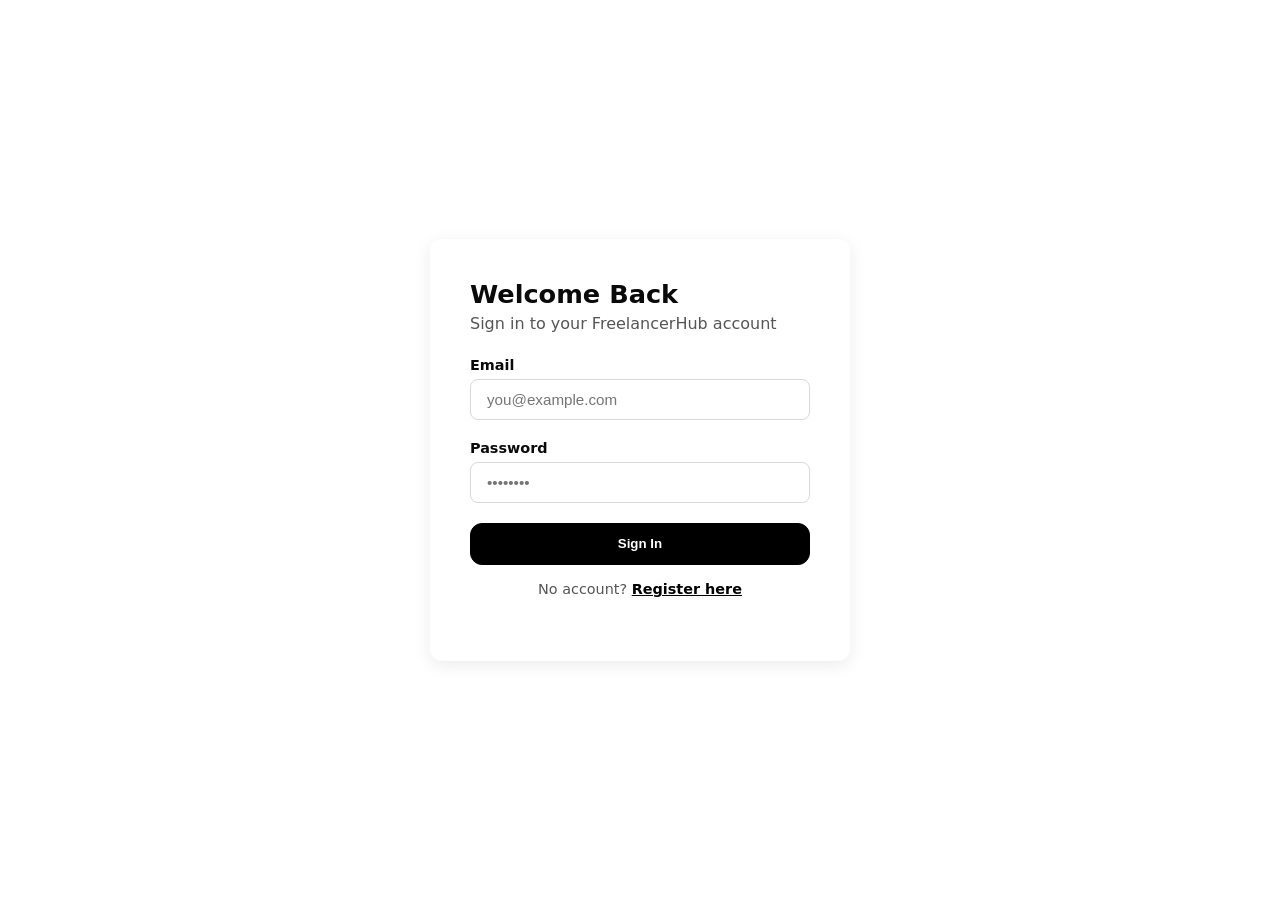
<file: login.html>
<!DOCTYPE html>
<html lang="en">
<head>
    <meta charset="UTF-8">
    <title>Login — FreelancerHub</title>
    <link rel="stylesheet" href="styles.css">
</head>
<body class="auth-page">
    <div class="auth-card">
        <h2>Welcome Back</h2>
        <p>Sign in to your FreelancerHub account</p>

        <div id="error-msg" class="error-msg" style="display:none"></div>

        <div class="form-group">
            <label>Email</label>
            <input type="email" id="email" placeholder="you@example.com">
        </div>
        <div class="form-group">
            <label>Password</label>
            <input type="password" id="password" placeholder="••••••••">
        </div>
        <button id="login-btn" class="btn-primary full-width">Sign In</button>

        <p class="auth-link">No account? <a href="register.html">Register here</a></p>
    </div>

    <script src="js/api.js"></script>
    <script>
        document.getElementById('login-btn').addEventListener('click', async () => {
            const email    = document.getElementById('email').value.trim();
            const password = document.getElementById('password').value;
            const errorDiv = document.getElementById('error-msg');
            const btn      = document.getElementById('login-btn');

            if (!email || !password) {
                errorDiv.textContent = 'Please fill in all fields.';
                errorDiv.style.display = 'block';
                return;
            }
            if (!isValidEmail(email)) {
                errorDiv.textContent = 'Please enter a valid email address.';
                errorDiv.style.display = 'block';
                return;
            }

            btn.textContent = 'Signing in...';
            btn.disabled = true;

            try {
                const data = await loginUser(email, password);  // calls Java API

                if (data.error) {
                    errorDiv.textContent = data.error;
                    errorDiv.style.display = 'block';
                } else {
                    // Redirect based on role saved from Java response
                    const role = localStorage.getItem('role');
                    window.location.href = role === 'client'
                        ? 'client-dashboard.html'
                        : 'freelancer-dashboard.html';
                }
            } catch (err) {
                errorDiv.textContent = 'Server error. Is the Java backend running?';
                errorDiv.style.display = 'block';
            } finally {
                btn.textContent = 'Sign In';
                btn.disabled = false;
            }
        });

        function isValidEmail(email) {
            return /^[^\s@]+@[^\s@]+\.[^\s@]+$/.test(email);
        }
    </script>
</body>
</html>
</file>
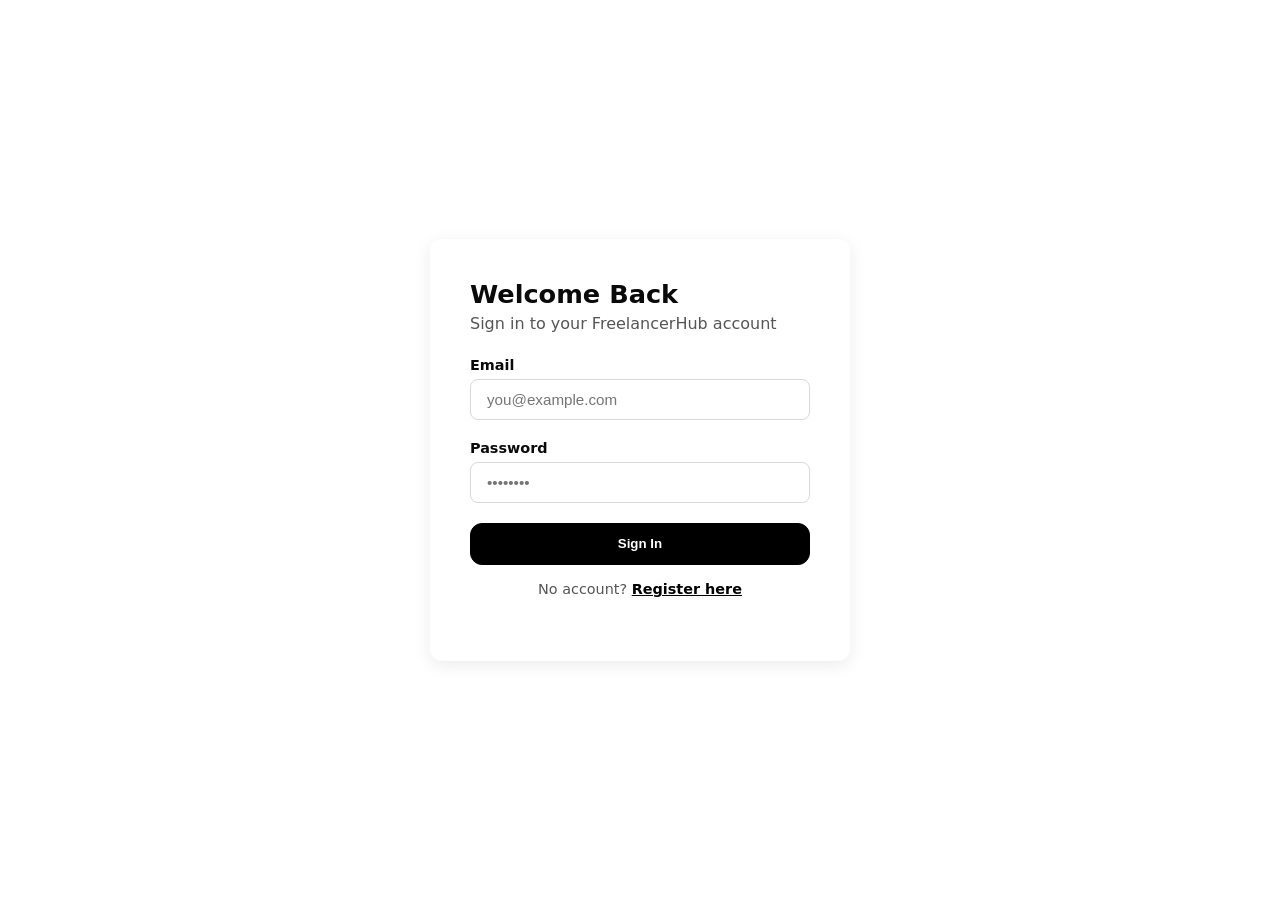
<file: messages.html>
<!DOCTYPE html>
<html lang="en">
<head>
<meta charset="UTF-8">
<meta name="viewport" content="width=device-width, initial-scale=1.0">
<title>Messages — FreelancerHub</title>
<link rel="stylesheet" href="styles.css">
<style>
  *{box-sizing:border-box;margin:0;padding:0;}
  body{font-family:'Segoe UI',sans-serif;background:#F8FAFC;height:100vh;display:flex;overflow:hidden;}

  /* ── Sidebar ── */
  .sidebar{width:240px;background:#1E1B4B;display:flex;flex-direction:column;flex-shrink:0;}
  .sidebar-logo{padding:1.25rem;font-size:1.1rem;font-weight:800;color:#fff;border-bottom:1px solid rgba(255,255,255,.1);}
  .sidebar-logo span{color:#A5B4FC;}
  .sidebar-nav{padding:.75rem 0;flex:1;}
  .nav-item{display:flex;align-items:center;gap:.75rem;padding:.65rem 1.25rem;color:rgba(255,255,255,.7);font-size:.85rem;font-weight:500;text-decoration:none;transition:all .2s;}
  .nav-item:hover,.nav-item.active{background:rgba(255,255,255,.1);color:#fff;}
  .nav-icon{width:20px;text-align:center;}
  .sidebar-footer{padding:1rem 1.25rem;border-top:1px solid rgba(255,255,255,.1);}
  .user-chip{display:flex;align-items:center;gap:.75rem;margin-bottom:.75rem;}
  .avatar{width:34px;height:34px;border-radius:50%;background:linear-gradient(135deg,#4F46E5,#7C3AED);display:flex;align-items:center;justify-content:center;color:#fff;font-weight:700;font-size:.8rem;flex-shrink:0;}
  .user-name{font-size:.8rem;font-weight:600;color:#fff;}
  .user-role{font-size:.7rem;color:rgba(255,255,255,.5);}
  .logout-btn{width:100%;padding:.55rem;background:rgba(239,68,68,.15);color:#FCA5A5;border:1px solid rgba(239,68,68,.3);border-radius:8px;font-size:.78rem;font-weight:600;cursor:pointer;}
  .logout-btn:hover{background:rgba(239,68,68,.3);}

  /* ── Inbox panel ── */
  .inbox-panel{width:300px;background:#fff;border-right:1px solid #E2E8F0;display:flex;flex-direction:column;flex-shrink:0;}
  .inbox-header{padding:1.25rem 1rem;border-bottom:1px solid #E2E8F0;}
  .inbox-header h2{font-size:1.05rem;font-weight:800;color:#0F172A;margin-bottom:.75rem;}
  .inbox-search{width:100%;padding:.55rem .85rem;border:1.5px solid #E2E8F0;border-radius:8px;font-size:.85rem;outline:none;}
  .inbox-search:focus{border-color:#4F46E5;}
  .inbox-list{flex:1;overflow-y:auto;}
  .conversation-item{display:flex;align-items:center;gap:.85rem;padding:.9rem 1rem;cursor:pointer;border-bottom:1px solid #F1F5F9;transition:background .15s;}
  .conversation-item:hover,.conversation-item.active{background:#EEF2FF;}
  .conv-avatar{width:40px;height:40px;border-radius:50%;display:flex;align-items:center;justify-content:center;font-weight:700;font-size:.85rem;color:#fff;flex-shrink:0;}
  .conv-info{flex:1;min-width:0;}
  .conv-name{font-size:.875rem;font-weight:700;color:#0F172A;margin-bottom:.15rem;}
  .conv-preview{font-size:.78rem;color:#94A3B8;white-space:nowrap;overflow:hidden;text-overflow:ellipsis;}
  .new-chat-btn{margin:1rem;padding:.65rem;background:linear-gradient(135deg,#4F46E5,#7C3AED);color:#fff;border:none;border-radius:8px;font-size:.85rem;font-weight:600;cursor:pointer;}
  .new-chat-btn:hover{opacity:.9;}

  /* ── Chat panel ── */
  .chat-panel{flex:1;display:flex;flex-direction:column;background:#F8FAFC;}
  .chat-header{padding:1rem 1.5rem;background:#fff;border-bottom:1px solid #E2E8F0;display:flex;align-items:center;gap:1rem;}
  .chat-header-avatar{width:40px;height:40px;border-radius:50%;display:flex;align-items:center;justify-content:center;font-weight:700;font-size:.9rem;color:#fff;}
  .chat-header-name{font-size:1rem;font-weight:700;color:#0F172A;}
  .chat-header-status{font-size:.78rem;color:#22C55E;font-weight:500;}
  .chat-messages{flex:1;overflow-y:auto;padding:1.5rem;display:flex;flex-direction:column;gap:.75rem;}
  .msg{max-width:68%;display:flex;flex-direction:column;gap:.25rem;}
  .msg.sent{align-self:flex-end;align-items:flex-end;}
  .msg.received{align-self:flex-start;align-items:flex-start;}
  .msg-bubble{padding:.75rem 1rem;border-radius:16px;font-size:.875rem;line-height:1.5;word-wrap:break-word;}
  .msg.sent .msg-bubble{background:linear-gradient(135deg,#4F46E5,#7C3AED);color:#fff;border-bottom-right-radius:4px;}
  .msg.received .msg-bubble{background:#fff;color:#0F172A;border:1px solid #E2E8F0;border-bottom-left-radius:4px;box-shadow:0 1px 3px rgba(0,0,0,.06);}
  .msg-time{font-size:.7rem;color:#94A3B8;padding:0 .25rem;}
  .msg-sender{font-size:.72rem;color:#64748B;font-weight:600;padding:0 .25rem;}
  .chat-input-area{padding:1rem 1.5rem;background:#fff;border-top:1px solid #E2E8F0;display:flex;gap:.75rem;align-items:flex-end;}
  .chat-input{flex:1;padding:.75rem 1rem;border:2px solid #E2E8F0;border-radius:12px;font-size:.9rem;resize:none;outline:none;max-height:120px;font-family:inherit;transition:border-color .2s;}
  .chat-input:focus{border-color:#4F46E5;}
  .send-btn{padding:.75rem 1.25rem;background:linear-gradient(135deg,#4F46E5,#7C3AED);color:#fff;border:none;border-radius:12px;cursor:pointer;font-size:1rem;flex-shrink:0;transition:opacity .2s;}
  .send-btn:hover{opacity:.9;}
  .send-btn:disabled{opacity:.5;cursor:not-allowed;}

  /* ── Empty states ── */
  .no-chat{flex:1;display:flex;flex-direction:column;align-items:center;justify-content:center;color:#94A3B8;text-align:center;padding:2rem;}
  .no-chat-icon{font-size:3rem;margin-bottom:1rem;}
  .no-chat h3{color:#475569;font-size:1rem;margin-bottom:.5rem;}
  .no-inbox{padding:2rem;text-align:center;color:#94A3B8;}

  /* ── New chat modal ── */
  .modal-overlay{display:none;position:fixed;inset:0;background:rgba(15,23,42,.5);z-index:200;align-items:center;justify-content:center;}
  .modal-overlay.open{display:flex;}
  .modal{background:#fff;border-radius:16px;padding:1.75rem;width:90%;max-width:420px;box-shadow:0 20px 60px rgba(0,0,0,.15);}
  .modal h3{font-size:1.1rem;font-weight:800;margin-bottom:1.25rem;color:#0F172A;}
  .modal input{width:100%;padding:.65rem .9rem;border:2px solid #E2E8F0;border-radius:8px;font-size:.9rem;outline:none;margin-bottom:1rem;}
  .modal input:focus{border-color:#4F46E5;}
  .user-results{display:grid;gap:.5rem;margin-bottom:1rem;max-height:240px;overflow-y:auto;}
  .user-result{display:flex;justify-content:space-between;align-items:center;gap:.75rem;padding:.7rem;border:1px solid #E2E8F0;border-radius:8px;background:#fff;cursor:pointer;}
  .user-result:hover,.user-result.selected{border-color:#000;background:#F7F7F7;}
  .user-result-name{font-weight:700;color:#0F172A;font-size:.9rem;}
  .user-result-meta{font-size:.76rem;color:#64748B;}
  .modal-actions{display:flex;gap:.75rem;}
  .btn{display:inline-flex;align-items:center;gap:.5rem;padding:.6rem 1.25rem;border-radius:8px;font-size:.85rem;font-weight:600;border:none;cursor:pointer;transition:all .2s;}
  .btn-primary{background:linear-gradient(135deg,#4F46E5,#7C3AED);color:#fff;}
  .btn-ghost{background:#F8FAFC;color:#475569;border:1px solid #E2E8F0;}

  @keyframes slideIn{from{opacity:0;transform:translateY(8px)}to{opacity:1;transform:translateY(0)}}
  .msg{animation:slideIn .2s ease;}

  /* ── Date divider ── */
  .date-divider{text-align:center;font-size:.72rem;color:#94A3B8;padding:.25rem 0;position:relative;}
  .date-divider::before,.date-divider::after{content:'';position:absolute;top:50%;width:40%;height:1px;background:#E2E8F0;}
  .date-divider::before{left:0;} .date-divider::after{right:0;}
</style>
</head>
<body>

<!-- SIDEBAR -->
<aside class="sidebar">
  <div class="sidebar-logo">Freelancer<span>Hub</span></div>
  <nav class="sidebar-nav">
    <a id="dashboard-link" href="#" class="nav-item"><span class="nav-icon">📊</span> Dashboard</a>
    <a href="messages.html" class="nav-item active"><span class="nav-icon">💬</span> Messages</a>
  </nav>
  <div class="sidebar-footer">
    <div class="user-chip">
      <div class="avatar" id="sidebar-avatar">U</div>
      <div>
        <div class="user-name" id="sidebar-name">User</div>
        <div class="user-role" id="sidebar-role">Account</div>
      </div>
    </div>
    <button class="logout-btn" onclick="logoutUser()">🚪 Sign Out</button>
  </div>
</aside>

<!-- INBOX PANEL -->
<div class="inbox-panel">
  <div class="inbox-header">
    <h2>💬 Messages</h2>
    <input type="text" class="inbox-search" placeholder="Search conversations..." id="inbox-search" oninput="filterConversations()">
  </div>
  <div class="inbox-list" id="inbox-list">
    <div class="no-inbox">Loading conversations...</div>
  </div>
  <button class="new-chat-btn" onclick="openNewChatModal()">✏️ New Message</button>
</div>

<!-- CHAT PANEL -->
<div class="chat-panel" id="chat-panel">
  <div class="no-chat" id="no-chat-state">
    <div class="no-chat-icon">💬</div>
    <h3>Select a conversation</h3>
    <p>Choose from the left or start a new message</p>
  </div>
  <div id="active-chat" style="display:none;flex-direction:column;height:100%;">
    <div class="chat-header">
      <div class="chat-header-avatar" id="chat-avatar">U</div>
      <div>
        <div class="chat-header-name" id="chat-name">User</div>
        <div class="chat-header-status">● Online</div>
      </div>
    </div>
    <div class="chat-messages" id="chat-messages"></div>
    <div class="chat-input-area">
      <textarea class="chat-input" id="chat-input" placeholder="Type a message..." rows="1"
        onkeydown="handleEnter(event)" oninput="autoResize(this)"></textarea>
      <button class="send-btn" onclick="sendMsg()" id="send-btn">➤</button>
    </div>
  </div>
</div>

<!-- NEW CHAT MODAL -->
<div class="modal-overlay" id="new-chat-modal">
  <div class="modal">
    <h3>Start Conversation</h3>
    <input type="text" id="new-chat-search" placeholder="Search users by name..." oninput="searchUsersForInvite()">
    <div class="user-results" id="user-results"></div>
    <div id="new-chat-error" style="color:#B91C1C;font-size:.82rem;margin-bottom:.75rem;"></div>
    <div class="modal-actions">
      <button class="btn btn-primary" onclick="sendInvite()">Send Invitation</button>
      <button class="btn btn-ghost"   onclick="closeNewChatModal()">Cancel</button>
    </div>
  </div>
</div>

<script src="js/api.js"></script>
<script>
  requireAuth();

  // ── Setup ─────────────────────────────────────────────────
  const myId   = parseInt(getUserId());
  const myName = getName();
  const myRole = getRole();

  document.getElementById('sidebar-name').textContent = myName || 'User';
  document.getElementById('sidebar-role').textContent = myRole === 'client' ? 'Client Account' : 'Freelancer Account';
  document.getElementById('sidebar-avatar').textContent = (myName||'U').split(' ').map(w=>w[0]).join('').slice(0,2).toUpperCase();
  document.getElementById('dashboard-link').href = myRole === 'client' ? 'client-dashboard.html' : 'freelancer-dashboard.html';

  let conversations = [];   // [{userId, name, color}]
  let activeUserId  = null;
  let pollInterval  = null;
  let selectedInviteUser = null;
  let inviteSearchTimer = null;

  // Avatar colors
  const colors = ['#4F46E5','#7C3AED','#0891B2','#0D9488','#D97706','#DC2626','#7C3AED','#059669'];
  function colorFor(id) { return colors[parseInt(id) % colors.length]; }

  // ── Load inbox ────────────────────────────────────────────
  async function loadInbox() {
    try {
      const partners = await getInbox();
      if (!partners || !partners.length) {
        document.getElementById('inbox-list').innerHTML =
          '<div class="no-inbox">No conversations yet.<br>Click "New Message" to start one.</div>';
        return;
      }
      conversations = partners.map(u => ({
        userId: u.userId || u.user_id,
        name:   u.name || `User ${u.userId}`,
        color:  colorFor(u.userId || 0)
      }));
      renderInbox(conversations);
    } catch(e) {
      document.getElementById('inbox-list').innerHTML =
        '<div class="no-inbox">Could not load conversations.</div>';
    }
  }

  function renderInbox(list) {
    const el = document.getElementById('inbox-list');
    el.innerHTML = list.length
      ? list.map(c => `
          <div class="conversation-item ${c.userId === activeUserId ? 'active' : ''}"
               onclick="openChat(${c.userId},'${c.name.replace(/'/g,"\\'")}','${c.color}')">
            <div class="conv-avatar" style="background:${c.color};">${c.name.split(' ').map(w=>w[0]).join('').slice(0,2).toUpperCase()}</div>
            <div class="conv-info">
              <div class="conv-name">${c.name}</div>
              <div class="conv-preview">Click to view conversation</div>
            </div>
          </div>`).join('')
      : '<div class="no-inbox">No conversations yet.</div>';
  }

  function filterConversations() {
    const q = document.getElementById('inbox-search').value.toLowerCase();
    renderInbox(conversations.filter(c => c.name.toLowerCase().includes(q)));
  }

  // ── Open chat ─────────────────────────────────────────────
  async function openChat(userId, name, color) {
    activeUserId = userId;

    // Update inbox active state
    document.querySelectorAll('.conversation-item').forEach(i => i.classList.remove('active'));
    event?.currentTarget?.classList.add('active');

    // Update chat header
    document.getElementById('chat-name').textContent = name;
    document.getElementById('chat-avatar').textContent = name.split(' ').map(w=>w[0]).join('').slice(0,2).toUpperCase();
    document.getElementById('chat-avatar').style.background = color || '#4F46E5';

    // Show chat
    document.getElementById('no-chat-state').style.display = 'none';
    const activeChat = document.getElementById('active-chat');
    activeChat.style.display = 'flex';

    await loadMessages();

    // Auto-poll every 5s for new messages
    if (pollInterval) clearInterval(pollInterval);
    pollInterval = setInterval(loadMessages, 5000);

    // Focus input
    document.getElementById('chat-input').focus();
  }

  // ── Load messages ──────────────────────────────────────────
  async function loadMessages() {
    if (!activeUserId) return;
    try {
      const messages = await getConversation(activeUserId);
      renderMessages(messages);
    } catch(e) { console.error('Failed to load messages', e); }
  }

  function renderMessages(messages) {
    const el = document.getElementById('chat-messages');
    if (!messages || !messages.length) {
      el.innerHTML = '<div style="text-align:center;color:#94A3B8;padding:2rem;font-size:.875rem;">No messages yet. Say hello! 👋</div>';
      return;
    }

    let lastDate = '';
    const html = messages.map(m => {
      const isSent = parseInt(m.sender?.userId) === myId;
      const time   = m.timestamp ? new Date(m.timestamp) : new Date();
      const dateStr = time.toLocaleDateString('en-US', { weekday:'short', month:'short', day:'numeric' });
      const timeStr = time.toLocaleTimeString('en-US', { hour:'2-digit', minute:'2-digit' });

      let dateDivider = '';
      if (dateStr !== lastDate) {
        lastDate = dateStr;
        dateDivider = `<div class="date-divider">${dateStr}</div>`;
      }

      return `${dateDivider}
        <div class="msg ${isSent ? 'sent' : 'received'}">
          ${!isSent ? `<div class="msg-sender">${m.sender?.name || 'User'}</div>` : ''}
          <div class="msg-bubble">${escapeHtml(m.message)}</div>
          <div class="msg-time">${timeStr}</div>
        </div>`;
    }).join('');

    el.innerHTML = html;

    // Scroll to bottom
    el.scrollTop = el.scrollHeight;
  }

  // ── Send message ──────────────────────────────────────────
  async function sendMsg() {
    const input   = document.getElementById('chat-input');
    const btn     = document.getElementById('send-btn');
    const message = input.value.trim();

    if (!message || !activeUserId) return;

    btn.disabled = true;
    input.value = '';
    input.style.height = 'auto';

    try {
      await sendMessage(activeUserId, message);
      await loadMessages();
    } catch(e) {
      showToast('Failed to send message.', 'error');
      input.value = message; // Restore on failure
    } finally {
      btn.disabled = false;
      input.focus();
    }
  }

  function handleEnter(e) {
    if (e.key === 'Enter' && !e.shiftKey) {
      e.preventDefault();
      sendMsg();
    }
  }

  function autoResize(el) {
    el.style.height = 'auto';
    el.style.height = Math.min(el.scrollHeight, 120) + 'px';
  }

  // ── New chat modal ────────────────────────────────────────
  function openNewChatModal() {
    document.getElementById('new-chat-search').value = '';
    document.getElementById('user-results').innerHTML = '';
    document.getElementById('new-chat-error').textContent = '';
    selectedInviteUser = null;
    document.getElementById('new-chat-modal').classList.add('open');
    setTimeout(() => document.getElementById('new-chat-search').focus(), 50);
  }
  function closeNewChatModal() {
    document.getElementById('new-chat-modal').classList.remove('open');
  }

  function searchUsersForInvite() {
    clearTimeout(inviteSearchTimer);
    const q = document.getElementById('new-chat-search').value.trim();
    const results = document.getElementById('user-results');
    selectedInviteUser = null;

    if (q.length < 2) {
      results.innerHTML = '<div class="no-inbox" style="padding:1rem">Type at least 2 letters.</div>';
      return;
    }

    inviteSearchTimer = setTimeout(async () => {
      results.innerHTML = '<div class="no-inbox" style="padding:1rem">Searching...</div>';
      const users = await searchUsersByName(q).catch(() => []);
      if (!Array.isArray(users) || !users.length) {
        results.innerHTML = '<div class="no-inbox" style="padding:1rem">No users found.</div>';
        return;
      }
      results.innerHTML = users.map(u => `
        <div class="user-result" onclick='selectInviteUser(${JSON.stringify(u).replace(/'/g, "&apos;")})'>
          <div>
            <div class="user-result-name">${escapeHtml(u.name)}</div>
            <div class="user-result-meta">${escapeHtml(u.role)} | ${escapeHtml(u.email)}</div>
          </div>
          <span>Choose</span>
        </div>`).join('');
    }, 250);
  }

  function selectInviteUser(user) {
    selectedInviteUser = user;
    document.getElementById('new-chat-search').value = user.name;
    document.getElementById('user-results').innerHTML = `
      <div class="user-result selected">
        <div>
          <div class="user-result-name">${escapeHtml(user.name)}</div>
          <div class="user-result-meta">${escapeHtml(user.role)} | ${escapeHtml(user.email)}</div>
        </div>
        <span>Selected</span>
      </div>`;
    document.getElementById('new-chat-error').textContent = '';
  }

  async function sendInvite() {
    const errEl = document.getElementById('new-chat-error');
    errEl.textContent = '';
    if (!selectedInviteUser) {
      errEl.textContent = 'Search and choose a user first.';
      return;
    }

    const result = await sendConversationInvitation(selectedInviteUser.userId).catch(() => ({ error: 'Failed to send invitation.' }));
    if (result.error) {
      errEl.textContent = result.error;
      return;
    }

    closeNewChatModal();
    if (result.status === 'accepted') {
      openChat(selectedInviteUser.userId, selectedInviteUser.name, colorFor(selectedInviteUser.userId));
      showToast('Conversation already available.', 'info');
    } else {
      showToast('Conversation invitation sent.', 'success');
    }
  }

  // ── Utility ───────────────────────────────────────────────
  function escapeHtml(text) {
    return String(text)
      .replace(/&/g,'&amp;')
      .replace(/</g,'&lt;')
      .replace(/>/g,'&gt;')
      .replace(/"/g,'&quot;')
      .replace(/\n/g,'<br>');
  }

  // ── Init ──────────────────────────────────────────────────
  loadInbox();

  // Check URL for pre-selected user
  const params = new URLSearchParams(window.location.search);
  const selectedUser = params.get('user') || params.get('to');
  if (selectedUser) {
    const uid  = parseInt(selectedUser);
    const name = params.get('name') || `User ${uid}`;
    setTimeout(() => {
      if (!conversations.find(c => c.userId === uid)) {
        conversations.unshift({ userId: uid, name, color: colorFor(uid) });
        renderInbox(conversations);
      }
      openChat(uid, name, colorFor(uid));
    }, 500);
  }
</script>
</body>
</html>
</file>
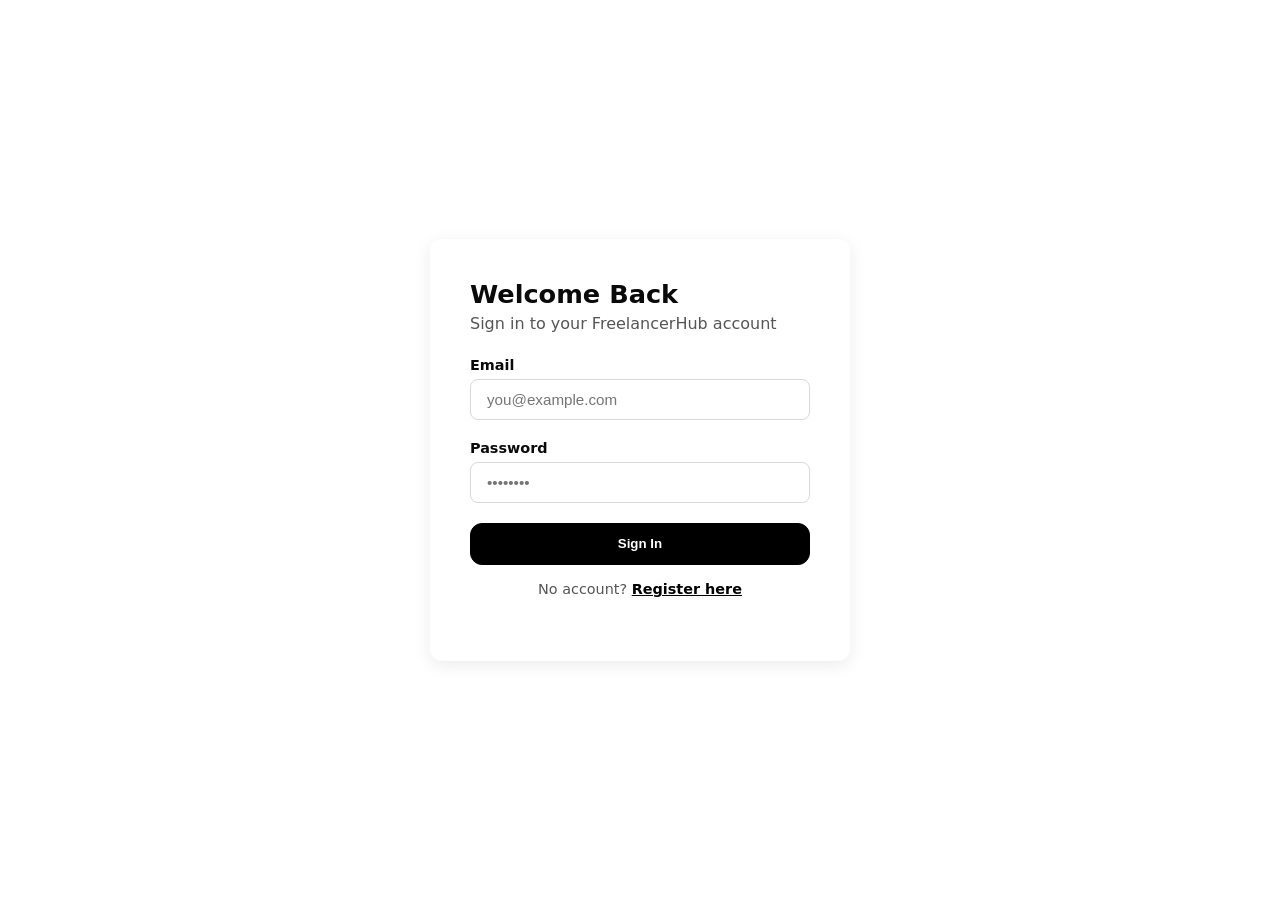
<file: my-bids.html>
<!DOCTYPE html>
<html lang="en">
<head>
<meta charset="UTF-8"><meta name="viewport" content="width=device-width,initial-scale=1.0">
<title>My Bids — FreelancerHub</title>
<link rel="stylesheet" href="styles.css">
<style>
body{display:flex;min-height:100vh;background:#F8FAFC;margin:0;}
.sidebar{width:230px;background:#1E1B4B;min-height:100vh;padding:1.5rem 1rem;display:flex;flex-direction:column;gap:.2rem;flex-shrink:0;position:sticky;top:0;height:100vh;}
.sidebar-logo{font-weight:800;font-size:1.15rem;color:#fff;padding:.75rem 1rem;margin-bottom:1rem;}
.nav-item{display:flex;align-items:center;gap:.75rem;padding:.65rem 1rem;border-radius:8px;color:rgba(255,255,255,.65);font-size:.875rem;font-weight:500;text-decoration:none;transition:all .2s;}
.nav-item:hover,.nav-item.active{background:rgba(255,255,255,.12);color:#fff;}
.nav-divider{height:1px;background:rgba(255,255,255,.1);margin:.75rem 0;}
.nav-logout{margin-top:auto;color:#F87171!important;}
.main{flex:1;padding:2rem;overflow-y:auto;}
.page-header{margin-bottom:1.5rem;}
.page-header h1{font-size:1.5rem;font-weight:700;color:#0F172A;margin:0 0 .3rem;}
.page-header p{color:#64748B;margin:0;}
.stats-row{display:flex;gap:1rem;margin-bottom:2rem;flex-wrap:wrap;}
.mini-stat{background:#fff;border:1px solid #E2E8F0;border-radius:10px;padding:1rem 1.25rem;flex:1;min-width:130px;}
.mini-stat-val{font-size:1.6rem;font-weight:800;color:#0F172A;}
.mini-stat-label{font-size:.78rem;color:#64748B;margin-top:.15rem;}
.filter-row{display:flex;gap:.5rem;margin-bottom:1.25rem;flex-wrap:wrap;}
.bid-card{background:#fff;border:1px solid #E2E8F0;border-radius:12px;padding:1.25rem;margin-bottom:.75rem;transition:box-shadow .2s;}
.bid-card:hover{box-shadow:0 4px 16px rgba(79,70,229,.1);}
.bid-card-header{display:flex;justify-content:space-between;align-items:flex-start;gap:1rem;margin-bottom:.75rem;}
.bid-proj-title{font-weight:700;font-size:.95rem;color:#0F172A;}
.bid-proj-meta{font-size:.8rem;color:#64748B;margin-top:.2rem;}
.bid-amount{font-size:1.2rem;font-weight:800;color:#4F46E5;white-space:nowrap;}
.bid-proposal{font-size:.87rem;color:#475569;line-height:1.6;padding:.75rem;background:#F8FAFC;border-radius:8px;margin-top:.5rem;}
.empty{text-align:center;padding:3rem;color:#94A3B8;}
.empty-icon{font-size:2.5rem;margin-bottom:.75rem;}
@keyframes slideInRight{from{opacity:0;transform:translateX(20px)}to{opacity:1;transform:translateX(0)}}
</style>
</head>
<body>
<aside class="sidebar">
  <div class="sidebar-logo">🚀 FreelancerHub</div>
  <a class="nav-item" href="freelancer-dashboard.html">📊 Dashboard</a>
  <a class="nav-item active" href="my-bids.html">💼 My Bids</a>
  <a class="nav-item" href="contracts.html">📄 Contracts</a>
  <a class="nav-item" href="messages.html">💬 Messages</a>
  <a class="nav-item" href="reviews.html">⭐ Reviews</a>
  <div class="nav-divider"></div>
  <a class="nav-item nav-logout" href="#" onclick="logoutUser()">🚪 Logout</a>
</aside>
<main class="main">
  <div class="page-header">
    <h1>💼 My Bids</h1>
    <p>Track all bids you've placed on projects.</p>
  </div>
  <div class="stats-row">
    <div class="mini-stat"><div class="mini-stat-val" id="s-total">—</div><div class="mini-stat-label">Total Bids</div></div>
    <div class="mini-stat"><div class="mini-stat-val" id="s-pending" style="color:#F59E0B">—</div><div class="mini-stat-label">Pending</div></div>
    <div class="mini-stat"><div class="mini-stat-val" id="s-accepted" style="color:#10B981">—</div><div class="mini-stat-label">Accepted</div></div>
    <div class="mini-stat"><div class="mini-stat-val" id="s-rejected" style="color:#EF4444">—</div><div class="mini-stat-label">Rejected</div></div>
  </div>
  <div class="filter-row">
    <button class="btn btn-outline btn-sm" onclick="filter('all',this)">All</button>
    <button class="btn btn-ghost btn-sm" onclick="filter('pending',this)">Pending</button>
    <button class="btn btn-ghost btn-sm" onclick="filter('accepted',this)">Accepted</button>
    <button class="btn btn-ghost btn-sm" onclick="filter('rejected',this)">Rejected</button>
  </div>
  <div id="bids-list"><div class="empty"><div class="empty-icon">⏳</div><p>Loading your bids...</p></div></div>
</main>
<script src="js/api.js"></script>
<script>
requireAuth('freelancer');
let allBids=[];

async function load() {
  const bids = await getFreelancerBids(getUserId()).catch(()=>[]);
  allBids = Array.isArray(bids)?bids:[];
  document.getElementById('s-total').textContent    = allBids.length;
  document.getElementById('s-pending').textContent  = allBids.filter(b=>b.status==='pending').length;
  document.getElementById('s-accepted').textContent = allBids.filter(b=>b.status==='accepted').length;
  document.getElementById('s-rejected').textContent = allBids.filter(b=>b.status==='rejected').length;
  render(allBids);
}

function filter(status, btn) {
  document.querySelectorAll('.filter-row button').forEach(b=>b.className='btn btn-ghost btn-sm');
  if(btn) btn.className='btn btn-outline btn-sm';
  render(status==='all'?allBids:allBids.filter(b=>b.status===status));
}

function render(bids) {
  const el = document.getElementById('bids-list');
  if (!bids.length) { el.innerHTML=`<div class="empty"><div class="empty-icon">📭</div><p>No bids in this category.</p><a href="freelancer-dashboard.html" class="btn btn-primary" style="margin-top:1rem;display:inline-block">Browse Projects</a></div>`; return; }
  el.innerHTML = bids.map(b=>`
    <div class="bid-card">
      <div class="bid-card-header">
        <div>
          <div class="bid-proj-title">${projectTitle(b)}</div>
          <div class="bid-proj-meta">
            💰 Budget: $${projectBudget(b)} &nbsp;|&nbsp;
            📅 Deadline: ${formatDate(projectDeadline(b))} &nbsp;|&nbsp;
            👤 Client: ${clientName(b)}
          </div>
        </div>
        <div style="text-align:right">
          <div class="bid-amount">$${b.bidAmount}</div>
          <div style="margin-top:.3rem">${statusBadge(b.status)}</div>
        </div>
      </div>
      <div class="bid-proposal">"${b.proposal||''}"</div>
      ${b.status==='accepted'?`<div style="margin-top:.75rem;display:flex;gap:.5rem"><button class="btn btn-outline btn-sm" onclick="window.location.href='messages.html?to=${clientId(b)}&name=${encodeURIComponent(clientName(b))}'">💬 Message Client</button><a href="contracts.html" class="btn btn-primary btn-sm">📄 View Contract</a></div>`:''}
    </div>`).join('');
}
load();
</script>
</body></html>
</file>
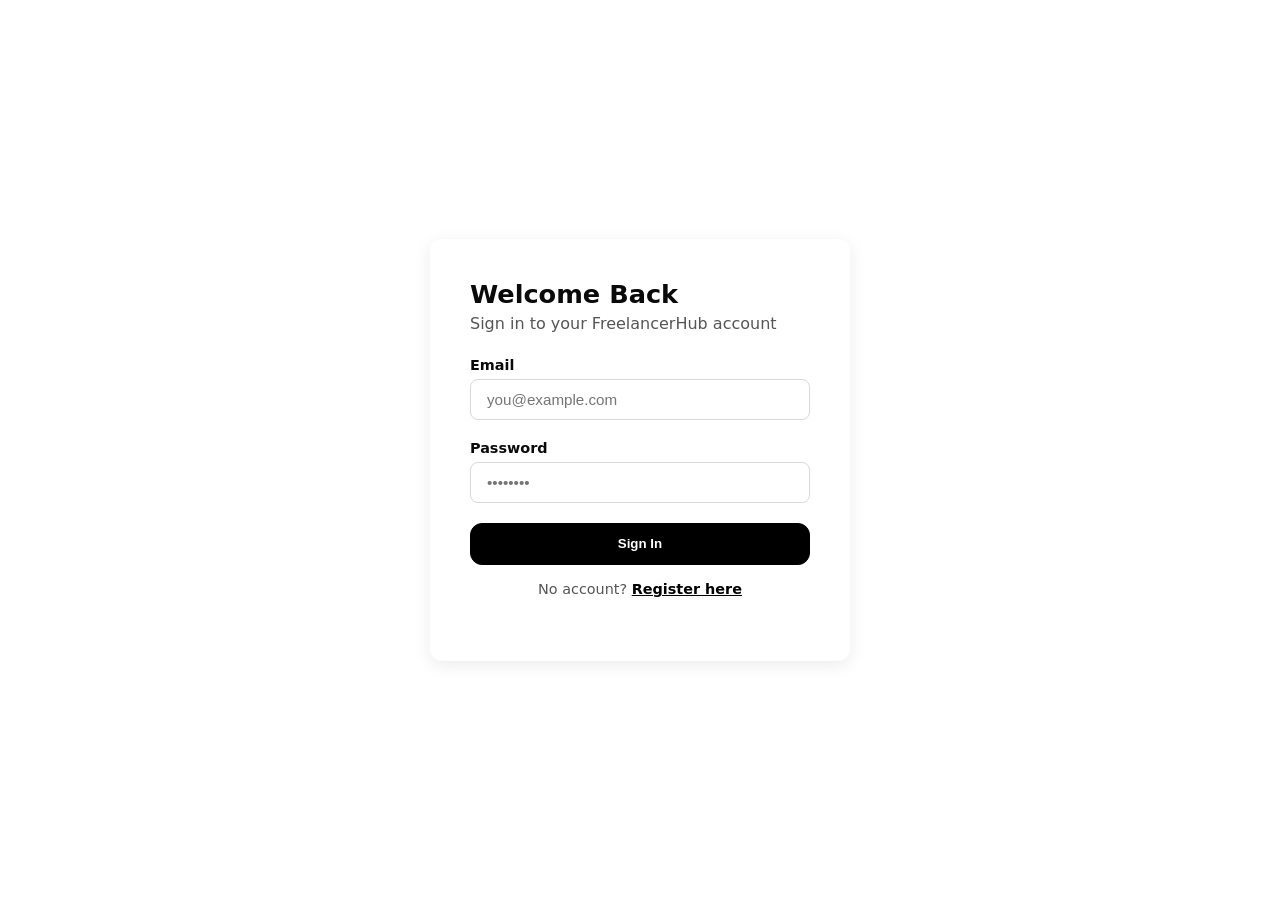
<file: my-projects.html>
<!DOCTYPE html>
<html lang="en">
<head>
<meta charset="UTF-8"><meta name="viewport" content="width=device-width,initial-scale=1.0">
<title>My Projects — FreelancerHub</title>
<link rel="stylesheet" href="styles.css">
<style>
body{display:flex;min-height:100vh;background:#F8FAFC;margin:0;}
.sidebar{width:230px;background:#1E1B4B;min-height:100vh;padding:1.5rem 1rem;display:flex;flex-direction:column;gap:.2rem;flex-shrink:0;position:sticky;top:0;height:100vh;}
.sidebar-logo{font-weight:800;font-size:1.15rem;color:#fff;padding:.75rem 1rem;margin-bottom:1rem;}
.nav-item{display:flex;align-items:center;gap:.75rem;padding:.65rem 1rem;border-radius:8px;color:rgba(255,255,255,.65);font-size:.875rem;font-weight:500;text-decoration:none;transition:all .2s;}
.nav-item:hover,.nav-item.active{background:rgba(255,255,255,.12);color:#fff;}
.nav-divider{height:1px;background:rgba(255,255,255,.1);margin:.75rem 0;}
.nav-logout{margin-top:auto;color:#F87171!important;}
.main{flex:1;padding:2rem;overflow-y:auto;}
.page-header{display:flex;justify-content:space-between;align-items:center;margin-bottom:2rem;flex-wrap:wrap;gap:1rem;}
.page-header h1{font-size:1.5rem;font-weight:700;color:#0F172A;margin:0;}
.proj-card{background:#fff;border:1px solid #E2E8F0;border-radius:12px;margin-bottom:1rem;overflow:hidden;}
.proj-header{padding:1.25rem;border-bottom:1px solid #E2E8F0;display:flex;justify-content:space-between;align-items:flex-start;gap:1rem;}
.proj-title{font-weight:700;font-size:1rem;color:#0F172A;margin-bottom:.25rem;}
.proj-meta{font-size:.8rem;color:#64748B;}
.proj-body{padding:1.25rem;}
.proj-desc{font-size:.88rem;color:#64748B;margin-bottom:1rem;line-height:1.6;}
.bids-section h4{font-size:.875rem;font-weight:700;color:#0F172A;margin-bottom:.75rem;}
.bid-row{border:1px solid #E2E8F0;border-radius:8px;padding:.85rem 1rem;margin-bottom:.5rem;display:flex;justify-content:space-between;align-items:center;gap:1rem;}
.bid-name{font-weight:600;font-size:.88rem;color:#0F172A;}
.bid-proposal{font-size:.8rem;color:#64748B;margin-top:.15rem;}
.bid-amount{font-weight:700;color:#4F46E5;font-size:.95rem;white-space:nowrap;}
.empty{text-align:center;padding:2.5rem;color:#94A3B8;}
.empty-icon{font-size:2.2rem;margin-bottom:.5rem;}
.modal-bg{display:none;position:fixed;inset:0;background:rgba(0,0,0,.5);z-index:999;align-items:center;justify-content:center;}
.modal-bg.open{display:flex;}
.modal{background:#fff;border-radius:16px;padding:2rem;width:90%;max-width:500px;}
.modal h3{font-size:1.1rem;font-weight:700;margin-bottom:1.25rem;}
.fg{margin-bottom:1rem;}
.fg label{display:block;font-size:.83rem;font-weight:600;margin-bottom:.3rem;}
.fg input,.fg textarea{width:100%;padding:.65rem .9rem;border:2px solid #E2E8F0;border-radius:8px;font-size:.9rem;outline:none;font-family:inherit;box-sizing:border-box;}
.fg input:focus,.fg textarea:focus{border-color:#4F46E5;}
.profile-grid{display:grid;grid-template-columns:1fr 1fr;gap:.75rem;margin-bottom:1rem;}
.profile-box{border:1px solid #E2E8F0;border-radius:8px;padding:.75rem;background:#F8FAFC;}
.profile-label{font-size:.72rem;font-weight:700;color:#64748B;text-transform:uppercase;margin-bottom:.25rem;}
.profile-value{font-size:.9rem;color:#0F172A;line-height:1.5;word-break:break-word;}
.profile-block{margin-bottom:1rem;}
@keyframes slideInRight{from{opacity:0;transform:translateX(20px)}to{opacity:1;transform:translateX(0)}}
</style>
</head>
<body>
<aside class="sidebar">
  <div class="sidebar-logo">🚀 FreelancerHub</div>
  <a class="nav-item" href="client-dashboard.html">📊 Dashboard</a>
  <a class="nav-item active" href="my-projects.html">📁 My Projects</a>
  <a class="nav-item" href="messages.html">💬 Messages</a>
  <a class="nav-item" href="contracts.html">📄 Contracts</a>
  <a class="nav-item" href="reviews.html">⭐ Reviews</a>
  <div class="nav-divider"></div>
  <a class="nav-item nav-logout" href="#" onclick="logoutUser()">🚪 Logout</a>
</aside>
<main class="main">
  <div class="page-header">
    <h1>📁 My Projects</h1>
    <button class="btn btn-primary" onclick="document.getElementById('pm').classList.add('open')">+ Post New Project</button>
  </div>
  <div id="filter-row" style="display:flex;gap:.5rem;margin-bottom:1.5rem;flex-wrap:wrap;">
    <button class="btn btn-outline btn-sm active-filter" onclick="filterProjects('all',this)">All</button>
    <button class="btn btn-ghost btn-sm" onclick="filterProjects('open',this)">Open</button>
    <button class="btn btn-ghost btn-sm" onclick="filterProjects('in_progress',this)">In Progress</button>
    <button class="btn btn-ghost btn-sm" onclick="filterProjects('completed',this)">Completed</button>
  </div>
  <div id="projects-list"><div class="empty"><div class="empty-icon">⏳</div><p>Loading...</p></div></div>
</main>

<div class="modal-bg" id="pm">
  <div class="modal">
    <h3>📁 Post a New Project</h3>
    <div id="merr" style="display:none;background:#FEF2F2;color:#B91C1C;padding:.7rem;border-radius:8px;margin-bottom:1rem;font-size:.88rem;"></div>
    <div class="fg"><label>Title *</label><input id="pt" placeholder="e.g. Build a landing page"></div>
    <div class="fg"><label>Description *</label><textarea id="pd" rows="3" placeholder="Describe your project..."></textarea></div>
    <div class="fg"><label>Budget (USD) *</label><input id="pb" type="number" placeholder="500"></div>
    <div class="fg"><label>Deadline *</label><input id="pdl" type="date"></div>
    <div style="display:flex;gap:.75rem;margin-top:1rem;">
      <button class="btn btn-primary" onclick="submitProject()">Post Project</button>
      <button class="btn btn-ghost" onclick="document.getElementById('pm').classList.remove('open')">Cancel</button>
    </div>
  </div>
</div>

<div class="modal-bg" id="review-modal">
  <div class="modal">
    <h3>⭐ Leave a Review</h3>
    <div id="rev-err" style="display:none;background:#FEF2F2;color:#B91C1C;padding:.7rem;border-radius:8px;margin-bottom:1rem;font-size:.88rem;"></div>
    <p style="color:#64748B;font-size:.88rem;margin-bottom:1rem;" id="rev-context"></p>
    <div class="fg">
      <label>Rating *</label>
      <div id="star-picker" style="display:flex;gap:.3rem;font-size:1.8rem;cursor:pointer;">
        <span onclick="setRating(1)" class="star">☆</span><span onclick="setRating(2)" class="star">☆</span>
        <span onclick="setRating(3)" class="star">☆</span><span onclick="setRating(4)" class="star">☆</span>
        <span onclick="setRating(5)" class="star">☆</span>
      </div>
    </div>
    <div class="fg"><label>Comment</label><textarea id="rev-comment" rows="3" placeholder="Share your experience..."></textarea></div>
    <div style="display:flex;gap:.75rem;margin-top:1rem;">
      <button class="btn btn-primary" onclick="submitReview()">Submit Review</button>
      <button class="btn btn-ghost" onclick="document.getElementById('review-modal').classList.remove('open')">Cancel</button>
    </div>
  </div>
</div>

<div class="modal-bg" id="profile-modal">
  <div class="modal">
    <h3>Freelancer Profile</h3>
    <div id="profile-body"></div>
    <div style="display:flex;gap:.75rem;margin-top:1rem;">
      <button class="btn btn-ghost" onclick="document.getElementById('profile-modal').classList.remove('open')">Close</button>
    </div>
  </div>
</div>

<script src="js/api.js"></script>
<script>
requireAuth('client');
let allProjects=[], currentRating=0, currentReviewData={};

async function load() {
  const projs = await fetchClientProjects(getUserId()).catch(()=>[]);
  allProjects = Array.isArray(projs)?projs:[];
  renderProjects(allProjects);
}

function filterProjects(status, btn) {
  document.querySelectorAll('#filter-row button').forEach(b=>b.className='btn btn-ghost btn-sm');
  if(btn) btn.className='btn btn-outline btn-sm';
  const filtered = status==='all' ? allProjects : allProjects.filter(p=>p.status===status);
  renderProjects(filtered);
}

async function renderProjects(projects) {
  const pl = document.getElementById('projects-list');
  if (!projects.length) { pl.innerHTML=`<div class="empty"><div class="empty-icon">📭</div><p>No projects found.</p><button class="btn btn-primary" onclick="document.getElementById('pm').classList.add('open')">Post your first project</button></div>`; return; }
  let html = '';
  for (const p of projects) {
    const bids = await getProjectBids(p.projectId).catch(()=>[]);
    const bidList = Array.isArray(bids)?bids:[];
    const acceptedBid = bidList.find(b=>b.status==='accepted');
    html += `
      <div class="proj-card">
        <div class="proj-header">
          <div>
            <div class="proj-title">${p.title}</div>
            <div class="proj-meta">💰 $${p.budget} &nbsp;|&nbsp; 📅 ${formatDate(p.deadline)} &nbsp;|&nbsp; ${bidList.length} bid(s)</div>
          </div>
          <div style="display:flex;gap:.5rem;align-items:center;flex-shrink:0;">
            ${statusBadge(p.status)}
            ${p.status==='open'?`<button class="btn btn-danger btn-sm" onclick="delProject(${p.projectId})">Delete</button>`:''}
          </div>
        </div>
        <div class="proj-body">
          <div class="proj-desc">${p.description||''}</div>
          <div class="bids-section">
            <h4>Bids (${bidList.length})</h4>
            ${bidList.length===0?`<p style="color:#94A3B8;font-size:.85rem">No bids yet.</p>`:
              bidList.map(b=>`
                <div class="bid-row">
                  <div style="flex:1">
                    <div class="bid-name">👤 ${freelancerName(b)}</div>
                    <div class="bid-proposal">${(b.proposal||'').substring(0,100)}...</div>
                  </div>
                  <div style="display:flex;flex-direction:column;align-items:flex-end;gap:.4rem">
                    <div class="bid-amount">$${b.bidAmount}</div>
                    ${statusBadge(b.status)}
                    ${b.status==='pending'?`
                      <div style="display:flex;gap:.35rem">
                        <button class="btn btn-outline btn-sm" onclick="openFreelancerProfile(${freelancerId(b)},'${freelancerName(b).replace(/'/g,"\\'")}')">View Profile</button>
                        <button class="btn btn-success btn-sm" onclick="acceptBid(${b.bidId},${p.projectId},${freelancerId(b)})">Accept</button>
                        <button class="btn btn-danger btn-sm" onclick="rejectBid(${b.bidId})">Reject</button>
                      </div>`:''}
                    ${b.status==='accepted'?`<button class="btn btn-outline btn-sm" onclick="msgFreelancer(${freelancerId(b)})">💬 Message</button>`:''}
                  </div>
                </div>`).join('')}
            ${p.status==='completed'&&acceptedBid?`<button class="btn btn-primary btn-sm" style="margin-top:.5rem" onclick="openReview(${p.projectId},${freelancerId(acceptedBid)},'${freelancerName(acceptedBid).replace(/'/g,"\\'")}')">⭐ Leave Review</button>`:''}
          </div>
        </div>
      </div>`;
  }
  pl.innerHTML = html;
}

function escapeHtml(value) {
  return String(value ?? '').replace(/[&<>"']/g, c => ({'&':'&amp;','<':'&lt;','>':'&gt;','"':'&quot;',"'":'&#39;'}[c]));
}

async function openFreelancerProfile(fid, fallbackName = 'Freelancer') {
  const modal = document.getElementById('profile-modal');
  const body = document.getElementById('profile-body');
  modal.classList.add('open');
  body.innerHTML = `<div class="empty"><div class="empty-icon">...</div><p>Loading profile...</p></div>`;
  if (!fid) {
    body.innerHTML = `<div style="background:#FEF2F2;color:#B91C1C;padding:.75rem;border-radius:8px;">Missing freelancer id for this bid.</div>`;
    return;
  }
  const profile = await getFreelancerProfile(fid).catch(() => ({ error: 'Could not load freelancer profile.' }));
  if (profile.error) {
    body.innerHTML = `<div style="background:#FEF2F2;color:#B91C1C;padding:.75rem;border-radius:8px;">${escapeHtml(profile.error)}</div>`;
    return;
  }
  const portfolio = profile.portfolio_link || profile.portfolioLink || '';
  body.innerHTML = `
    <div class="profile-grid">
      <div class="profile-box"><div class="profile-label">Freelancer ID</div><div class="profile-value">${escapeHtml(profile.freelancer_id || profile.freelancerId || fid)}</div></div>
      <div class="profile-box"><div class="profile-label">Name</div><div class="profile-value">${escapeHtml(profile.name || fallbackName)}</div></div>
    </div>
    <div class="profile-block"><div class="profile-label">Skills</div><div class="profile-value">${escapeHtml(profile.skills || 'No skills saved yet.')}</div></div>
    <div class="profile-block"><div class="profile-label">Experience</div><div class="profile-value">${escapeHtml(profile.experience || 'No experience saved yet.')}</div></div>
    <div class="profile-block"><div class="profile-label">Portfolio link</div><div class="profile-value">${portfolio ? `<a href="${escapeHtml(portfolio)}" target="_blank" rel="noopener">${escapeHtml(portfolio)}</a>` : 'No portfolio link saved yet.'}</div></div>
  `;
}

async function acceptBid(bidId, projectId, freelancerId) {
  if (!projectId || !freelancerId) {
    showToast('Missing project or freelancer details for this bid. Please refresh and try again.','error');
    return;
  }
  const r = await updateBidStatus(bidId,'accepted');
  if (r.error) { showToast(r.error,'error'); return; }
  const today=new Date().toISOString().split('T')[0], end=new Date(Date.now()+30*24*60*60*1000).toISOString().split('T')[0];
  const contract = await createContract(projectId, freelancerId, today, end);
  if (contract.error && !contract.error.toLowerCase().includes('already exists')) { showToast(contract.error,'error'); return; }
  showToast('Bid accepted & contract created!','success'); load();
}
async function rejectBid(bidId) { const r=await updateBidStatus(bidId,'rejected'); if(r.error){showToast(r.error,'error');return;} showToast('Bid rejected','info'); load(); }
async function delProject(id) { if(!confirm('Delete this project?')) return; const r=await deleteProject(id); if(r.error){showToast(r.error,'error');return;} showToast('Project deleted','success'); load(); }
function msgFreelancer(uid) { window.location.href=`messages.html?to=${uid}`; }

function openReview(projectId, revieweeId, name) {
  currentReviewData={projectId, revieweeId}; currentRating=0;
  document.getElementById('rev-context').textContent=`Review for ${name}`;
  document.getElementById('rev-comment').value='';
  document.getElementById('rev-err').style.display='none';
  document.querySelectorAll('.star').forEach(s=>s.textContent='☆');
  document.getElementById('review-modal').classList.add('open');
}
function setRating(n) {
  currentRating=n;
  document.querySelectorAll('.star').forEach((s,i)=>s.textContent=i<n?'★':'☆');
}
async function submitReview() {
  const comment=document.getElementById('rev-comment').value.trim();
  const err=document.getElementById('rev-err'); err.style.display='none';
  if(!currentRating){err.textContent='Please select a star rating.';err.style.display='block';return;}
  const r=await postReview(currentReviewData.projectId,currentReviewData.revieweeId,currentRating,comment);
  if(r.error){err.textContent=r.error;err.style.display='block';return;}
  showToast('Review submitted!','success');
  document.getElementById('review-modal').classList.remove('open');
}

async function submitProject() {
  const title=document.getElementById('pt').value.trim(), desc=document.getElementById('pd').value.trim();
  const budget=document.getElementById('pb').value, deadline=document.getElementById('pdl').value;
  const err=document.getElementById('merr'); err.style.display='none';
  if(!title||!desc||!budget||!deadline){err.textContent='All fields required.';err.style.display='block';return;}
  const r=await createProject(title,desc,parseFloat(budget),deadline);
  if(r.error){err.textContent=r.error;err.style.display='block';return;}
  showToast('Project posted!','success');
  document.getElementById('pm').classList.remove('open');
  ['pt','pd','pb','pdl'].forEach(id=>document.getElementById(id).value='');
  load();
}
load();
</script>
</body></html>
</file>
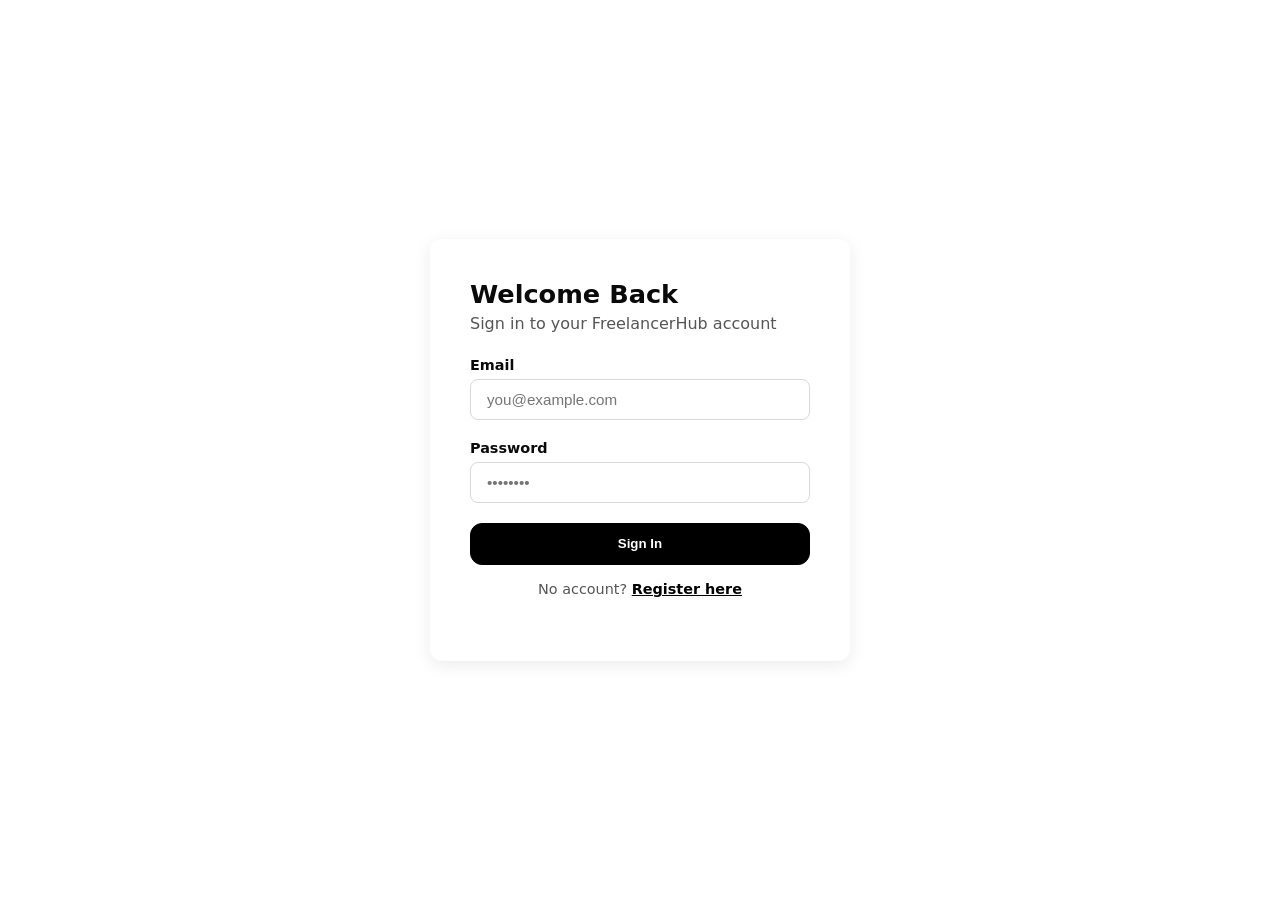
<file: notifications.html>
<!DOCTYPE html>
<html lang="en">
<head>
<meta charset="UTF-8">
<meta name="viewport" content="width=device-width,initial-scale=1.0">
<title>Notifications - FreelancerHub</title>
<link rel="stylesheet" href="styles.css">
<style>
body{display:flex;min-height:100vh;background:#F8FAFC;margin:0;color:#0F172A;}
.sidebar{width:230px;background:#1E1B4B;min-height:100vh;padding:1.5rem 1rem;display:flex;flex-direction:column;gap:.2rem;flex-shrink:0;position:sticky;top:0;height:100vh;}
.sidebar-logo{font-weight:800;font-size:1.15rem;color:#fff;padding:.75rem 1rem;margin-bottom:1rem;}
.nav-item{display:flex;align-items:center;gap:.75rem;padding:.65rem 1rem;border-radius:8px;color:rgba(255,255,255,.65);font-size:.875rem;font-weight:600;text-decoration:none;transition:all .2s;}
.nav-item:hover,.nav-item.active{background:rgba(255,255,255,.12);color:#fff;}
.nav-divider{height:1px;background:rgba(255,255,255,.1);margin:.75rem 0;}
.nav-logout{margin-top:auto;color:#F87171!important;}
.main{flex:1;padding:2rem;overflow-y:auto;}
.page-header{display:flex;justify-content:space-between;gap:1rem;align-items:flex-end;margin-bottom:1.5rem;}
.page-header h1{font-size:1.6rem;font-weight:800;margin:0 0 .25rem;}
.page-header p{margin:0;color:#64748B;}
.actions{display:flex;gap:.5rem;flex-wrap:wrap;}
.notification-list{display:grid;gap:.75rem;}
.notification-card{background:#fff;border:1px solid #E2E8F0;border-radius:8px;padding:1rem 1.1rem;display:flex;gap:1rem;align-items:flex-start;}
.notification-card.unread{border-left:4px solid #4F46E5;background:#FBFDFF;}
.notification-icon{width:42px;height:42px;border-radius:50%;background:#EEF2FF;color:#3730A3;display:flex;align-items:center;justify-content:center;font-weight:900;flex:0 0 auto;}
.notification-body{flex:1;min-width:0;}
.notification-title{font-weight:800;margin-bottom:.2rem;}
.notification-message{color:#475569;font-size:.9rem;line-height:1.55;}
.notification-meta{display:flex;gap:.5rem;align-items:center;flex-wrap:wrap;margin-top:.7rem;color:#94A3B8;font-size:.78rem;}
.type-pill{background:#F1F5F9;color:#475569;border-radius:999px;padding:.18rem .55rem;font-weight:700;}
.card-actions{display:flex;gap:.4rem;flex-wrap:wrap;}
.empty{background:#fff;border:1px dashed #CBD5E1;border-radius:8px;text-align:center;padding:3rem;color:#64748B;}
.empty strong{display:block;color:#334155;margin-bottom:.35rem;}
@media(max-width:760px){body{display:block}.sidebar{position:relative;width:100%;height:auto;min-height:auto}.main{padding:1rem}.page-header{align-items:flex-start;flex-direction:column}.notification-card{flex-direction:column}}
</style>
</head>
<body>
<aside class="sidebar">
  <div class="sidebar-logo">FreelancerHub</div>
  <div id="nav-links"></div>
  <div class="nav-divider"></div>
  <a class="nav-item nav-logout" href="#" onclick="logoutUser()">Logout</a>
</aside>

<main class="main">
  <div class="page-header">
    <div>
      <h1>Notifications</h1>
      <p>Track bids, reviews, contracts, and project updates.</p>
    </div>
    <div class="actions">
      <button class="btn btn-outline btn-sm" onclick="loadNotifications()">Refresh</button>
      <button class="btn btn-primary btn-sm" onclick="readAll()">Mark all read</button>
    </div>
  </div>
  <div id="notifications-list" class="notification-list">
    <div class="empty"><strong>Loading notifications...</strong><span>Fetching updates from the backend.</span></div>
  </div>
</main>

<script src="js/api.js"></script>
<script>
if (!getToken()) window.location.href = 'login.html';

const role = getRole();
document.getElementById('nav-links').innerHTML = role === 'client' ? `
  <a class="nav-item" href="client-dashboard.html">Dashboard</a>
  <a class="nav-item" href="my-projects.html">My Projects</a>
  <a class="nav-item" href="messages.html">Messages</a>
  <a class="nav-item" href="contracts.html">Contracts</a>
  <a class="nav-item" href="reviews.html">Reviews</a>
  <a class="nav-item active" href="notifications.html">Notifications</a>` : `
  <a class="nav-item" href="freelancer-dashboard.html">Dashboard</a>
  <a class="nav-item" href="my-bids.html">My Bids</a>
  <a class="nav-item" href="contracts.html">Contracts</a>
  <a class="nav-item" href="messages.html">Messages</a>
  <a class="nav-item" href="reviews.html">Reviews</a>
  <a class="nav-item active" href="notifications.html">Notifications</a>`;

function escapeHtml(value) {
  return String(value ?? '').replace(/[&<>"']/g, ch => ({
    '&': '&amp;', '<': '&lt;', '>': '&gt;', '"': '&quot;', "'": '&#39;'
  }[ch]));
}

function notificationIcon(type) {
  const icons = {
    bid_placed: '$',
    bid_accepted: '✓',
    bid_rejected: '!',
    contract_created: '#',
    contract_completed: '✓',
    
    conversation_invite: '?',
    conversation_invite_accepted: 'Y',
    conversation_invite_rejected: 'N',
    message_received: 'M',
    review_received: '*'
  };
  return icons[type] || '!';
}

function typeLabel(type) {
  return String(type || 'update').replace(/_/g, ' ');
}

async function openNotification(notification) {
  if (!notification.readFlag) {
    await markNotificationRead(notification.notificationId).catch(() => null);
    refreshNotificationBell();
  }
  if (notification.link) window.location.href = notification.link;
  else loadNotifications();
}

async function markOneRead(notificationId) {
  await markNotificationRead(notificationId).catch(() => null);
  loadNotifications();
  refreshNotificationBell();
}


function invitationIdFromNotification(notification) {
  try {
    return Number(new URL(notification.link || '', window.location.href).searchParams.get('invitationId'));
  } catch {
    return 0;
  }
}

async function respondToInvite(notification, accepted) {
  const invitationId = invitationIdFromNotification(notification);
  if (!invitationId) {
    showToast('Invitation details are missing.', 'error');
    return;
  }

  const result = accepted
    ? await acceptConversationInvitation(invitationId).catch(() => ({ error: 'Could not accept invitation.' }))
    : await rejectConversationInvitation(invitationId).catch(() => ({ error: 'Could not reject invitation.' }));

  if (result.error) {
    showToast(result.error, 'error');
    return;
  }

  await markNotificationRead(notification.notificationId).catch(() => null);
  refreshNotificationBell();

  if (accepted && result.sender?.userId) {
    window.location.href = `messages.html?to=${result.sender.userId}&name=${encodeURIComponent(result.sender.name || 'User')}`;
    return;
  }

  showToast(accepted ? 'Conversation invitation accepted.' : 'Conversation invitation rejected.', accepted ? 'success' : 'info');
  loadNotifications();
}

async function readAll() {
  await markAllNotificationsRead().catch(() => null);
  loadNotifications();
  refreshNotificationBell();
}

async function loadNotifications() {
  const el = document.getElementById('notifications-list');
  el.innerHTML = `<div class="empty"><strong>Loading notifications...</strong><span>Fetching updates from the backend.</span></div>`;
  const notifications = await getNotifications().catch(() => []);

  if (!Array.isArray(notifications) || !notifications.length) {
    el.innerHTML = `<div class="empty"><strong>No notifications yet</strong><span>New bids, reviews, accepted bids, and contracts will appear here.</span></div>`;
    return;
  }

  el.innerHTML = notifications.map(n => `
    <article class="notification-card ${n.readFlag ? '' : 'unread'}">
      <div class="notification-icon">${escapeHtml(notificationIcon(n.type))}</div>
      <div class="notification-body">
        <div class="notification-title">${escapeHtml(n.title)}</div>
        <div class="notification-message">${escapeHtml(n.message)}</div>
        <div class="notification-meta">
          <span class="type-pill">${escapeHtml(typeLabel(n.type))}</span>
          <span>${formatDate(n.createdAt)}</span>
          ${n.actor?.name ? `<span>From ${escapeHtml(n.actor.name)}</span>` : ''}
        </div>
      </div>
      <div class="card-actions">
        ${n.type === 'conversation_invite' && !n.readFlag ? `
          <button class="btn btn-primary btn-sm" onclick='respondToInvite(${JSON.stringify(n).replace(/'/g, "&apos;")}, true)'>Accept</button>
          <button class="btn btn-ghost btn-sm" onclick='respondToInvite(${JSON.stringify(n).replace(/'/g, "&apos;")}, false)'>Reject</button>
        ` : ''}
        ${!n.readFlag ? `<button class="btn btn-ghost btn-sm" onclick="markOneRead(${n.notificationId})">Mark read</button>` : ''}
        ${n.link && n.type !== 'conversation_invite' ? `<button class="btn btn-primary btn-sm" onclick='openNotification(${JSON.stringify(n).replace(/'/g, "&apos;")})'>Open</button>` : ''}
      </div>
    </article>
  `).join('');
}

loadNotifications();
</script>
</body>
</html>
</file>
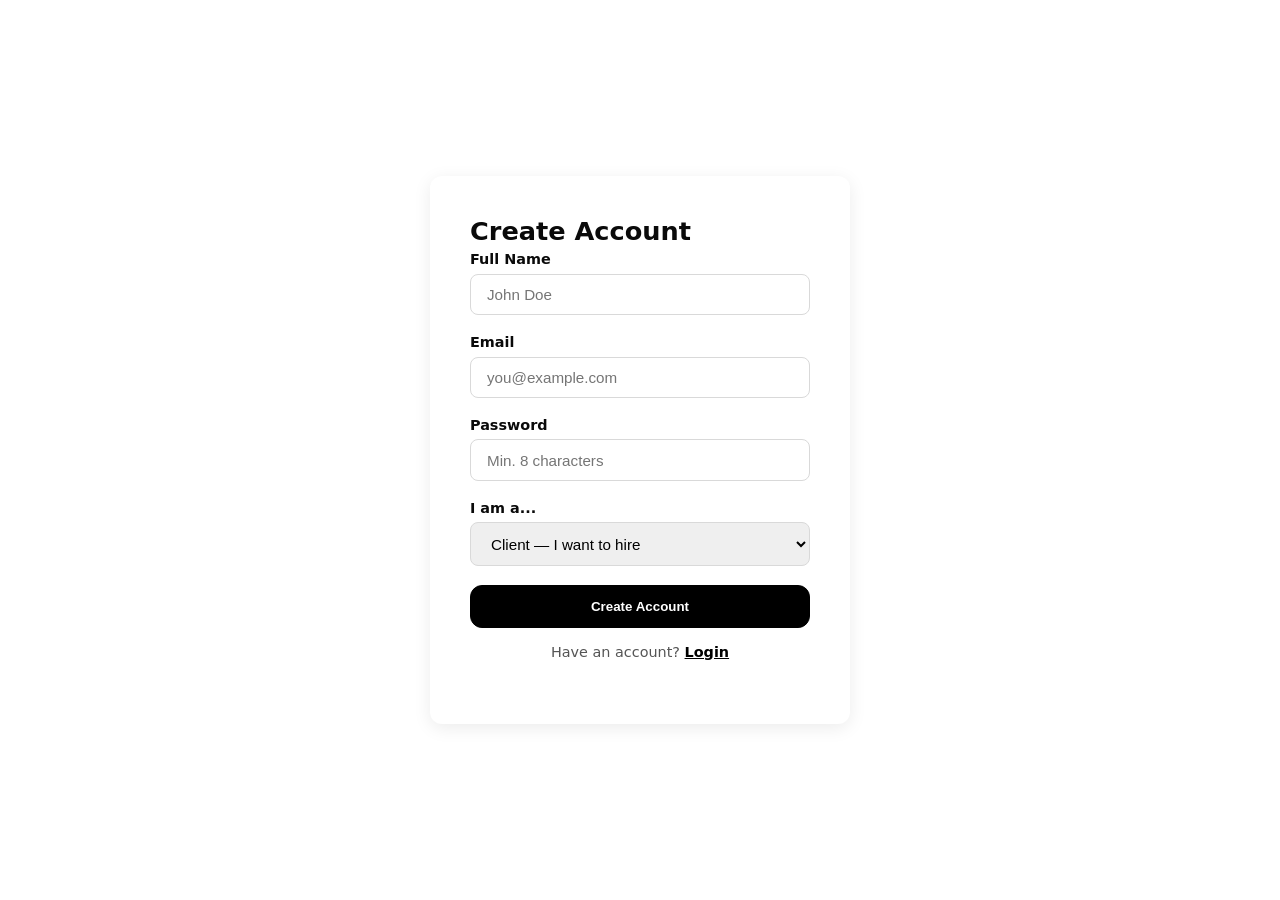
<file: register.html>
<!DOCTYPE html>
<html lang="en">
<head>
    <meta charset="UTF-8">
    <title>Register — FreelancerHub</title>
    <link rel="stylesheet" href="styles.css">
</head>
<body class="auth-page">
    <div class="auth-card">
        <h2>Create Account</h2>

        <div id="error-msg" class="error-msg" style="display:none"></div>
        <div id="success-msg" class="success-msg" style="display:none"></div>

        <div class="form-group">
            <label>Full Name</label>
            <input type="text" id="name" placeholder="John Doe">
        </div>
        <div class="form-group">
            <label>Email</label>
            <input type="email" id="email" placeholder="you@example.com">
        </div>
        <div class="form-group">
            <label>Password</label>
            <input type="password" id="password" placeholder="Min. 8 characters">
        </div>
        <div class="form-group">
            <label>I am a...</label>
            <select id="role">
                <option value="client">Client — I want to hire</option>
                <option value="freelancer">Freelancer — I want to work</option>
            </select>
        </div>

        <button id="register-btn" class="btn-primary full-width">Create Account</button>
        <p class="auth-link">Have an account? <a href="login.html">Login</a></p>
    </div>

    <script src="js/api.js"></script>
    <script>
        document.getElementById('register-btn').addEventListener('click', async () => {
            const name     = document.getElementById('name').value.trim();
            const email    = document.getElementById('email').value.trim();
            const password = document.getElementById('password').value;
            const role     = document.getElementById('role').value;
            const errorDiv = document.getElementById('error-msg');
            const successDiv = document.getElementById('success-msg');

            errorDiv.style.display = 'none';
            successDiv.style.display = 'none';

            if (!name || !email || !password) {
                errorDiv.textContent = 'All fields are required.';
                errorDiv.style.display = 'block';
                return;
            }
            if (!isValidEmail(email)) {
                errorDiv.textContent = 'Please enter a valid email address.';
                errorDiv.style.display = 'block';
                return;
            }
            if (password.length < 8) {
                errorDiv.textContent = 'Password must be at least 8 characters.';
                errorDiv.style.display = 'block';
                return;
            }

            try {
                // Sends data to Java → Java saves to MySQL
                const data = await registerUser(name, email, password, role);

                if (data.error) {
                    errorDiv.textContent = data.error;
                    errorDiv.style.display = 'block';
                } else {
                    successDiv.textContent = 'Account created! Redirecting to login...';
                    successDiv.style.display = 'block';
                    setTimeout(() => window.location.href = 'login.html', 1500);
                }
            } catch (err) {
                errorDiv.textContent = 'Server error. Is the Java backend running?';
                errorDiv.style.display = 'block';
            }
        });

        function isValidEmail(email) {
            return /^[^\s@]+@[^\s@]+\.[^\s@]+$/.test(email);
        }
    </script>
</body>
</html>
</file>
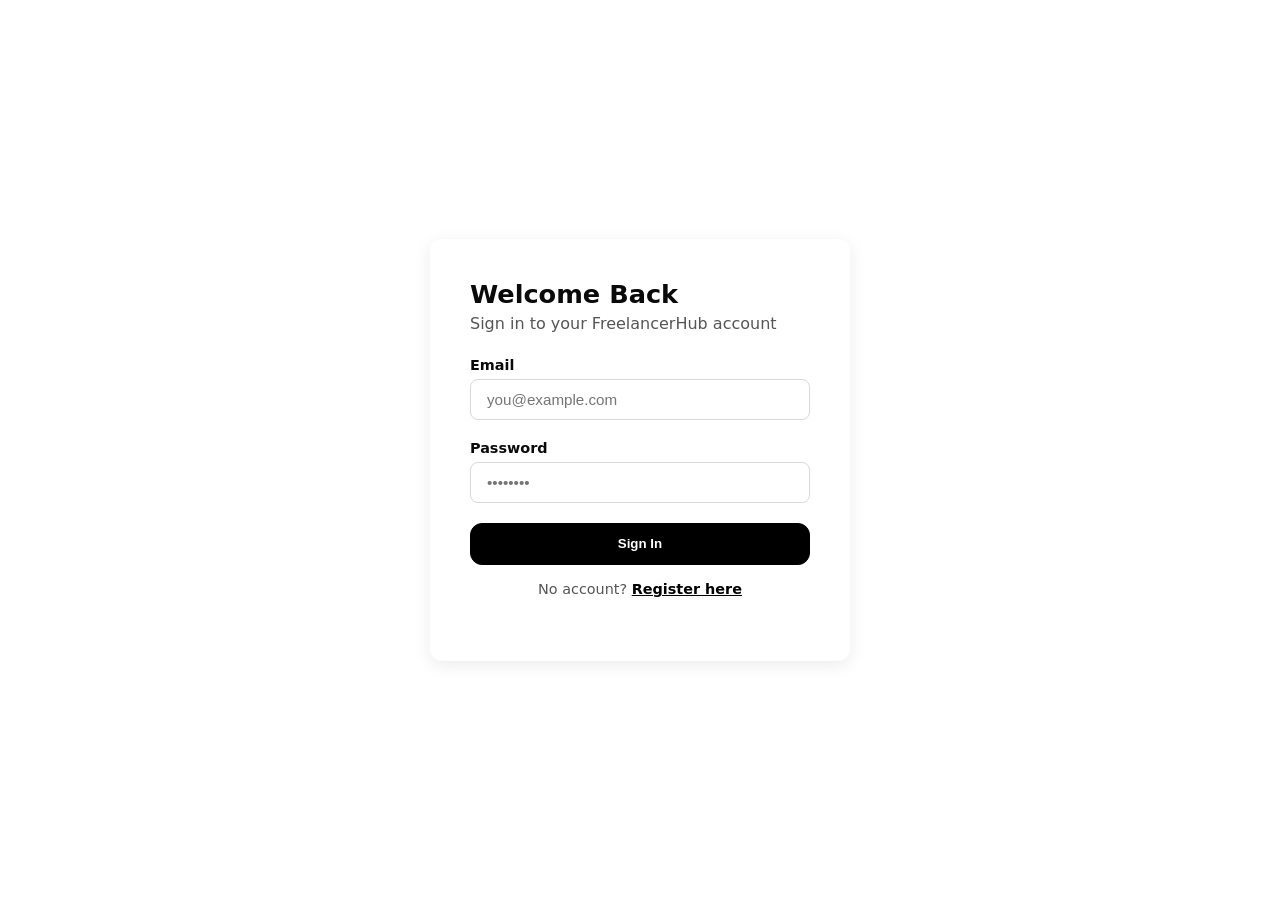
<file: reviews.html>
<!DOCTYPE html>
<html lang="en">
<head>
<meta charset="UTF-8">
<meta name="viewport" content="width=device-width,initial-scale=1.0">
<title>Reviews - FreelancerHub</title>
<link rel="stylesheet" href="styles.css">
<style>
:root{--ink:#0f172a;--muted:#64748b;--line:#e2e8f0;--soft:#f8fafc;--panel:#fff;--brand:#4f46e5;--brand-dark:#1e1b4b;--gold:#f59e0b;--green:#059669;}
*{box-sizing:border-box}
body{display:flex;min-height:100vh;background:var(--soft);margin:0;color:var(--ink);}
.sidebar{width:230px;background:var(--brand-dark);min-height:100vh;padding:1.5rem 1rem;display:flex;flex-direction:column;gap:.2rem;flex-shrink:0;position:sticky;top:0;height:100vh;}
.sidebar-logo{font-weight:800;font-size:1.15rem;color:#fff;padding:.75rem 1rem;margin-bottom:1rem;}
.nav-item{display:flex;align-items:center;gap:.75rem;padding:.65rem 1rem;border-radius:8px;color:rgba(255,255,255,.68);font-size:.875rem;font-weight:600;text-decoration:none;transition:all .2s;}
.nav-item:hover,.nav-item.active{background:rgba(255,255,255,.12);color:#fff;}
.nav-divider{height:1px;background:rgba(255,255,255,.1);margin:.75rem 0;}
.nav-logout{margin-top:auto;color:#f87171!important;}
.main{flex:1;padding:2rem;overflow-y:auto;}
.page-header{display:flex;justify-content:space-between;gap:1rem;align-items:flex-end;margin-bottom:1.5rem;}
.page-title h1{font-size:1.65rem;font-weight:800;margin:0 0 .35rem;}
.page-title p{margin:0;color:var(--muted);}
.toolbar{display:flex;gap:.75rem;align-items:center;flex-wrap:wrap;}
.search{width:min(360px,100%);padding:.72rem .95rem;border:1px solid var(--line);border-radius:8px;background:#fff;font:inherit;outline:none;}
.search:focus{border-color:var(--brand);box-shadow:0 0 0 3px rgba(79,70,229,.12);}
.summary-grid{display:grid;grid-template-columns:1.1fr repeat(3,minmax(150px,.55fr));gap:1rem;margin-bottom:1.25rem;}
.summary-card{background:var(--panel);border:1px solid var(--line);border-radius:8px;padding:1.25rem;}
.rating-card{display:flex;align-items:center;gap:1.25rem;}
.score{font-size:3rem;font-weight:900;line-height:1;}
.stars{letter-spacing:.08rem;color:var(--gold);font-size:1.15rem;white-space:nowrap;}
.summary-label{font-size:.78rem;color:var(--muted);margin-top:.35rem;}
.metric-value{font-size:1.9rem;font-weight:850;}
.metric-title{font-size:.8rem;color:var(--muted);margin-top:.35rem;}
.tabs{display:flex;gap:.5rem;margin:1.25rem 0;flex-wrap:wrap;}
.tab-btn{border:1px solid var(--line);background:#fff;color:#334155;border-radius:8px;padding:.62rem .9rem;font-weight:700;cursor:pointer;}
.tab-btn.active{border-color:var(--brand);background:#eef2ff;color:#3730a3;}
.content-grid{display:grid;grid-template-columns:minmax(0,1fr) 300px;gap:1rem;align-items:start;}
.reviews-list{display:grid;gap:.75rem;}
.review-card{background:#fff;border:1px solid var(--line);border-radius:8px;padding:1rem 1.1rem;}
.review-top{display:flex;justify-content:space-between;gap:1rem;align-items:flex-start;margin-bottom:.85rem;}
.person{display:flex;gap:.75rem;align-items:center;min-width:0;}
.avatar{width:42px;height:42px;border-radius:50%;background:#eef2ff;color:#3730a3;display:flex;align-items:center;justify-content:center;font-weight:850;flex:0 0 auto;}
.person-name{font-weight:800;white-space:nowrap;overflow:hidden;text-overflow:ellipsis;}
.person-sub{font-size:.8rem;color:var(--muted);margin-top:.12rem;}
.review-text{font-size:.92rem;line-height:1.65;color:#334155;margin:.75rem 0;}
.review-meta{display:flex;gap:.5rem;flex-wrap:wrap;margin-top:.75rem;}
.pill{display:inline-flex;align-items:center;gap:.35rem;background:#f1f5f9;color:#475569;border-radius:999px;padding:.28rem .65rem;font-size:.76rem;font-weight:700;}
.project-pill{background:#ecfdf5;color:#047857;}
.side-panel{background:#fff;border:1px solid var(--line);border-radius:8px;padding:1rem;position:sticky;top:1rem;}
.side-title{font-weight:850;margin-bottom:.85rem;}
.bar-row{display:grid;grid-template-columns:36px 1fr 28px;gap:.65rem;align-items:center;margin:.55rem 0;font-size:.78rem;color:var(--muted);}
.bar-track{height:8px;background:#f1f5f9;border-radius:999px;overflow:hidden;}
.bar-fill{height:100%;background:linear-gradient(90deg,#f59e0b,#facc15);border-radius:999px;}
.empty{background:#fff;border:1px dashed #cbd5e1;border-radius:8px;text-align:center;padding:3rem 1rem;color:#64748b;}
.empty strong{display:block;color:#334155;margin-bottom:.35rem;}
.error{background:#fef2f2;border:1px solid #fecaca;color:#991b1b;border-radius:8px;padding:1rem;}
@media(max-width:980px){.summary-grid,.content-grid{grid-template-columns:1fr}.page-header{align-items:flex-start;flex-direction:column}.search{width:100%}.sidebar{width:210px}}
@media(max-width:720px){body{display:block}.sidebar{position:relative;width:100%;height:auto;min-height:auto}.main{padding:1rem}.summary-grid{gap:.75rem}.rating-card{align-items:flex-start;flex-direction:column}}
</style>
</head>
<body>
<aside class="sidebar">
  <div class="sidebar-logo">FreelancerHub</div>
  <div id="nav-links"></div>
  <div class="nav-divider"></div>
  <a class="nav-item nav-logout" href="#" onclick="logoutUser()">Logout</a>
</aside>

<main class="main">
  <div class="page-header">
    <div class="page-title">
      <h1>Reviews & Ratings</h1>
      <p>Browse feedback from clients and freelancers across FreelancerHub.</p>
    </div>
    <div class="toolbar">
      <input id="review-search" class="search" placeholder="Search by name, project, or comment">
    </div>
  </div>

  <section class="summary-grid" id="summary">
    <div class="summary-card rating-card">
      <div class="score">0.0</div>
      <div>
        <div class="stars">-----</div>
        <div class="summary-label">Loading ratings...</div>
      </div>
    </div>
    <div class="summary-card"><div class="metric-value">0</div><div class="metric-title">All Reviews</div></div>
    <div class="summary-card"><div class="metric-value">0</div><div class="metric-title">Received by You</div></div>
    <div class="summary-card"><div class="metric-value">0</div><div class="metric-title">Given by You</div></div>
  </section>

  <div class="tabs">
    <button class="tab-btn active" data-tab="all">All Reviews</button>
    <button class="tab-btn" data-tab="received">Reviews Received</button>
    <button class="tab-btn" data-tab="given">Reviews Given</button>
  </div>

  <section class="content-grid">
    <div id="reviews-list" class="reviews-list">
      <div class="empty"><strong>Loading reviews...</strong><span>Fetching review data from Railway backend.</span></div>
    </div>
    <aside class="side-panel">
      <div class="side-title">Rating Breakdown</div>
      <div id="rating-bars"></div>
    </aside>
  </section>
</main>

<script src="js/api.js"></script>
<script>
if (!getToken()) window.location.href = 'login.html';

const role = getRole();
const userId = Number(getUserId());
const state = { all: [], received: [], given: [], tab: 'all', query: '' };

document.getElementById('nav-links').innerHTML = role === 'client' ? `
  <a class="nav-item" href="client-dashboard.html">Dashboard</a>
  <a class="nav-item" href="my-projects.html">My Projects</a>
  <a class="nav-item" href="messages.html">Messages</a>
  <a class="nav-item" href="contracts.html">Contracts</a>
  <a class="nav-item active" href="reviews.html">Reviews</a>` : `
  <a class="nav-item" href="freelancer-dashboard.html">Dashboard</a>
  <a class="nav-item" href="my-bids.html">My Bids</a>
  <a class="nav-item" href="contracts.html">Contracts</a>
  <a class="nav-item" href="messages.html">Messages</a>
  <a class="nav-item active" href="reviews.html">Reviews</a>`;

document.querySelectorAll('.tab-btn').forEach(btn => {
  btn.addEventListener('click', () => {
    document.querySelectorAll('.tab-btn').forEach(b => b.classList.remove('active'));
    btn.classList.add('active');
    state.tab = btn.dataset.tab;
    render();
  });
});

document.getElementById('review-search').addEventListener('input', event => {
  state.query = event.target.value.trim().toLowerCase();
  render();
});

function stars(rating) {
  const n = Math.round(Number(rating) || 0);
  return Array.from({ length: 5 }, (_, i) => i < n ? '&#9733;' : '&#9734;').join('');
}

function escapeHtml(value) {
  return String(value ?? '').replace(/[&<>"']/g, ch => ({
    '&': '&amp;', '<': '&lt;', '>': '&gt;', '"': '&quot;', "'": '&#39;'
  }[ch]));
}

function nameOf(user) {
  return user?.name || 'Unknown user';
}

function reviewLabel(review) {
  const reviewer = nameOf(review.reviewer);
  const reviewee = nameOf(review.reviewee);
  if (review.reviewer?.userId === userId) return `You reviewed ${reviewee}`;
  if (review.reviewee?.userId === userId) return `${reviewer} reviewed you`;
  return `${reviewer} reviewed ${reviewee}`;
}

function activeReviews() {
  const list = state[state.tab] || [];
  if (!state.query) return list;
  return list.filter(r => [
    r.comment,
    r.project?.title,
    r.reviewer?.name,
    r.reviewee?.name,
    String(r.rating)
  ].some(v => String(v || '').toLowerCase().includes(state.query)));
}

function renderSummary() {
  const ratings = state.all.map(r => Number(r.rating) || 0);
  const total = state.all.length;
  const avg = total ? ratings.reduce((a, b) => a + b, 0) / total : 0;
  document.getElementById('summary').innerHTML = `
    <div class="summary-card rating-card">
      <div class="score">${avg.toFixed(1)}</div>
      <div>
        <div class="stars">${stars(avg)}</div>
        <div class="summary-label">Average rating from backend reviews</div>
      </div>
    </div>
    <div class="summary-card"><div class="metric-value">${total}</div><div class="metric-title">All Reviews</div></div>
    <div class="summary-card"><div class="metric-value">${state.received.length}</div><div class="metric-title">Received by You</div></div>
    <div class="summary-card"><div class="metric-value">${state.given.length}</div><div class="metric-title">Given by You</div></div>`;

  const max = Math.max(total, 1);
  document.getElementById('rating-bars').innerHTML = [5,4,3,2,1].map(score => {
    const count = state.all.filter(r => Number(r.rating) === score).length;
    return `<div class="bar-row">
      <div>${score} star</div>
      <div class="bar-track"><div class="bar-fill" style="width:${count / max * 100}%"></div></div>
      <div>${count}</div>
    </div>`;
  }).join('');
}

function render() {
  renderSummary();
  const list = activeReviews();
  const el = document.getElementById('reviews-list');
  if (!list.length) {
    el.innerHTML = `<div class="empty"><strong>No reviews found</strong><span>Try another tab or search term.</span></div>`;
    return;
  }

  el.innerHTML = list.map(review => {
    const reviewer = nameOf(review.reviewer);
    const reviewee = nameOf(review.reviewee);
    const initial = reviewer.charAt(0).toUpperCase();
    return `<article class="review-card">
      <div class="review-top">
        <div class="person">
          <div class="avatar">${escapeHtml(initial)}</div>
          <div>
            <div class="person-name">${escapeHtml(reviewLabel(review))}</div>
            <div class="person-sub">Reviewer: ${escapeHtml(reviewer)} &middot; Reviewee: ${escapeHtml(reviewee)}</div>
          </div>
        </div>
        <div class="stars" title="${escapeHtml(review.rating)} out of 5">${stars(review.rating)}</div>
      </div>
      <div class="review-text">${escapeHtml(review.comment || 'No comment provided.')}</div>
      <div class="review-meta">
        <span class="pill project-pill">${escapeHtml(review.project?.title || 'Project')}</span>
        <span class="pill">Rating ${escapeHtml(review.rating || 0)}/5</span>
        <span class="pill">Review #${escapeHtml(review.reviewId)}</span>
      </div>
    </article>`;
  }).join('');
}

async function loadReviews() {
  try {
    const [all, received, given] = await Promise.all([
      getAllReviews().catch(() => []),
      getReviewsForUser(userId).catch(() => []),
      getReviewsGiven(userId).catch(() => [])
    ]);

    state.all = Array.isArray(all) ? all : [];
    state.received = Array.isArray(received) ? received : state.all.filter(r => r.reviewee?.userId === userId);
    state.given = Array.isArray(given) ? given : state.all.filter(r => r.reviewer?.userId === userId);
    render();
  } catch (error) {
    document.getElementById('reviews-list').innerHTML =
      `<div class="error">Could not load reviews from the backend. Please redeploy the backend with the new reviews endpoint.</div>`;
  }
}

loadReviews();
</script>
</body>
</html>
</file>
<file: styles.css>
/* ── Variables ─────────────────────────────────────────── */
:root {
    --primary:    #4F46E5;
    --secondary:  #7C3AED;
    --bg:         #F8FAFC;
    --card-bg:    #FFFFFF;
    --text:       #1E293B;
    --muted:      #64748B;
    --border:     #E2E8F0;
    --error:      #EF4444;
    --success:    #22C55E;
    --radius:     12px;
    --shadow:     0 4px 24px rgba(79,70,229,0.08);
}

* { box-sizing: border-box; margin: 0; padding: 0; }

body {
    font-family: 'Segoe UI', system-ui, sans-serif;
    background: var(--bg);
    color: var(--text);
}

/* ── Navbar ─────────────────────────────────────────────── */
.navbar {
    display: flex;
    justify-content: space-between;
    align-items: center;
    padding: 1rem 2rem;
    background: white;
    border-bottom: 1px solid var(--border);
    position: sticky;
    top: 0;
    z-index: 100;
}
.logo {
    font-size: 1.4rem;
    font-weight: 700;
    background: linear-gradient(135deg, var(--primary), var(--secondary));
    -webkit-background-clip: text;
    -webkit-text-fill-color: transparent;
}
.nav-links a { margin-left: 1.5rem; text-decoration: none; color: var(--muted); }

/* ── Buttons ─────────────────────────────────────────────── */
.btn-primary {
    background: linear-gradient(135deg, var(--primary), var(--secondary));
    color: white;
    border: none;
    padding: 0.6rem 1.4rem;
    border-radius: var(--radius);
    cursor: pointer;
    font-weight: 600;
    text-decoration: none;
    display: inline-block;
    transition: opacity 0.2s, transform 0.1s;
}
.btn-primary:hover { opacity: 0.9; transform: translateY(-1px); }
.btn-primary.full-width { width: 100%; padding: 0.8rem; text-align: center; }

/* ── Hero ─────────────────────────────────────────────────── */
.hero {
    text-align: center;
    padding: 5rem 1rem;
    background: linear-gradient(135deg, #EEF2FF, #F5F3FF);
}
.hero h1 { font-size: 3rem; font-weight: 800; margin-bottom: 1rem; }
.hero h1 span { color: var(--primary); }
.hero p { font-size: 1.2rem; color: var(--muted); margin-bottom: 2rem; }

/* ── Project Cards ───────────────────────────────────────── */
.projects-section { padding: 3rem 2rem; }
.projects-section h2 { font-size: 1.8rem; margin-bottom: 1.5rem; }
.projects-grid {
    display: grid;
    grid-template-columns: repeat(auto-fill, minmax(300px, 1fr));
    gap: 1.5rem;
}
.project-card {
    background: var(--card-bg);
    border: 1px solid var(--border);
    border-radius: var(--radius);
    padding: 1.5rem;
    box-shadow: var(--shadow);
    transition: transform 0.2s;
    position: relative;
}
.project-card:hover { transform: translateY(-4px); }
.project-badge {
    display: inline-block;
    background: #EEF2FF;
    color: var(--primary);
    font-size: 0.75rem;
    font-weight: 600;
    padding: 0.2rem 0.6rem;
    border-radius: 999px;
    margin-bottom: 0.8rem;
    text-transform: uppercase;
}
.project-card h3 { font-size: 1.1rem; margin-bottom: 0.5rem; }
.project-card p  { color: var(--muted); font-size: 0.9rem; margin-bottom: 1rem; }
.project-meta { display: flex; gap: 1rem; font-size: 0.85rem; color: var(--muted); margin-bottom: 1rem; }

/* ── Auth Pages ──────────────────────────────────────────── */
.auth-page {
    min-height: 100vh;
    display: flex;
    align-items: center;
    justify-content: center;
    background: linear-gradient(135deg, #EEF2FF, #F5F3FF);
}
.auth-card {
    background: white;
    border-radius: var(--radius);
    padding: 2.5rem;
    width: 100%;
    max-width: 420px;
    box-shadow: var(--shadow);
}
.auth-card h2 { font-size: 1.6rem; margin-bottom: 0.3rem; }
.auth-card > p { color: var(--muted); margin-bottom: 1.5rem; }

/* ── Forms ───────────────────────────────────────────────── */
.form-group { margin-bottom: 1.2rem; }
.form-group label { display: block; font-weight: 600; margin-bottom: 0.4rem; font-size: 0.9rem; }
.form-group input,
.form-group select,
.form-group textarea {
    width: 100%;
    padding: 0.7rem 1rem;
    border: 1px solid var(--border);
    border-radius: 8px;
    font-size: 0.95rem;
    outline: none;
    transition: border-color 0.2s;
}
.form-group input:focus,
.form-group select:focus { border-color: var(--primary); }

.error-msg   { background: #FEF2F2; color: var(--error); padding: 0.8rem; border-radius: 8px; margin-bottom: 1rem; font-size: 0.9rem; }
.success-msg { background: #F0FDF4; color: var(--success); padding: 0.8rem; border-radius: 8px; margin-bottom: 1rem; font-size: 0.9rem; }
.auth-link   { text-align: center; margin-top: 1rem; color: var(--muted); font-size: 0.9rem; }
.auth-link a { color: var(--primary); font-weight: 600; }

/* ── Responsive ──────────────────────────────────────────── */
@media (max-width: 768px) {
    .hero h1 { font-size: 2rem; }
    .projects-grid { grid-template-columns: 1fr; }
    .navbar { padding: 1rem; }
}

/* Classic black and white theme override */
:root {
    --primary: #000000;
    --secondary: #111111;
    --bg: #F7F7F7;
    --card-bg: #FFFFFF;
    --text: #0A0A0A;
    --muted: #555555;
    --border: #D9D9D9;
    --shadow: 0 4px 18px rgba(0,0,0,0.08);
}

body,
.main,
.chat-panel {
    background: #F7F7F7 !important;
    color: #0A0A0A !important;
}

.sidebar,
.sidebar-nav,
aside.sidebar {
    background: #000000 !important;
}

.sidebar-logo,
.sidebar-logo span,
.user-name {
    color: #FFFFFF !important;
    -webkit-text-fill-color: #FFFFFF !important;
    background: none !important;
}

.nav-item {
    color: rgba(255,255,255,.72) !important;
}

.nav-item:hover,
.nav-item.active,
.conversation-item:hover,
.conversation-item.active {
    background: #222222 !important;
    color: #FFFFFF !important;
}

.btn-primary,
.new-chat-btn,
.send-btn,
button.btn-primary,
a.btn-primary {
    background: #000000 !important;
    color: #FFFFFF !important;
    border: 1px solid #000000 !important;
    background-image: none !important;
}

.btn-primary:hover,
.new-chat-btn:hover,
.send-btn:hover {
    background: #222222 !important;
    color: #FFFFFF !important;
    opacity: 1 !important;
}

.btn-outline,
.btn-ghost {
    background: #FFFFFF !important;
    color: #000000 !important;
    border: 1px solid #A3A3A3 !important;
}

.btn-outline:hover,
.btn-ghost:hover {
    background: #EEEEEE !important;
    color: #000000 !important;
}

input:focus,
textarea:focus,
select:focus,
.inbox-search:focus,
.search-row input:focus,
.fg input:focus,
.fg textarea:focus,
.chat-input:focus,
.modal input:focus {
    border-color: #000000 !important;
    outline-color: #000000 !important;
}

.logo,
.hero h1 span,
.auth-link a,
.bid-amount,
.project-badge,
.notification-icon {
    color: #000000 !important;
    -webkit-text-fill-color: #000000 !important;
    background: none !important;
}

.hero,
.auth-page,
.avatar,
.conv-avatar,
.chat-header-avatar,
.msg.sent .msg-bubble {
    background: #FFFFFF !important;
    background-image: none !important;
}

.avatar,
.conv-avatar,
.chat-header-avatar {
    background: #000000 !important;
    color: #FFFFFF !important;
}

.msg.sent .msg-bubble {
    background: #000000 !important;
    color: #FFFFFF !important;
}

.project-badge,
.notification-card.unread,
.notification-icon {
    background: #F1F1F1 !important;
    border-color: #000000 !important;
}
</file>
